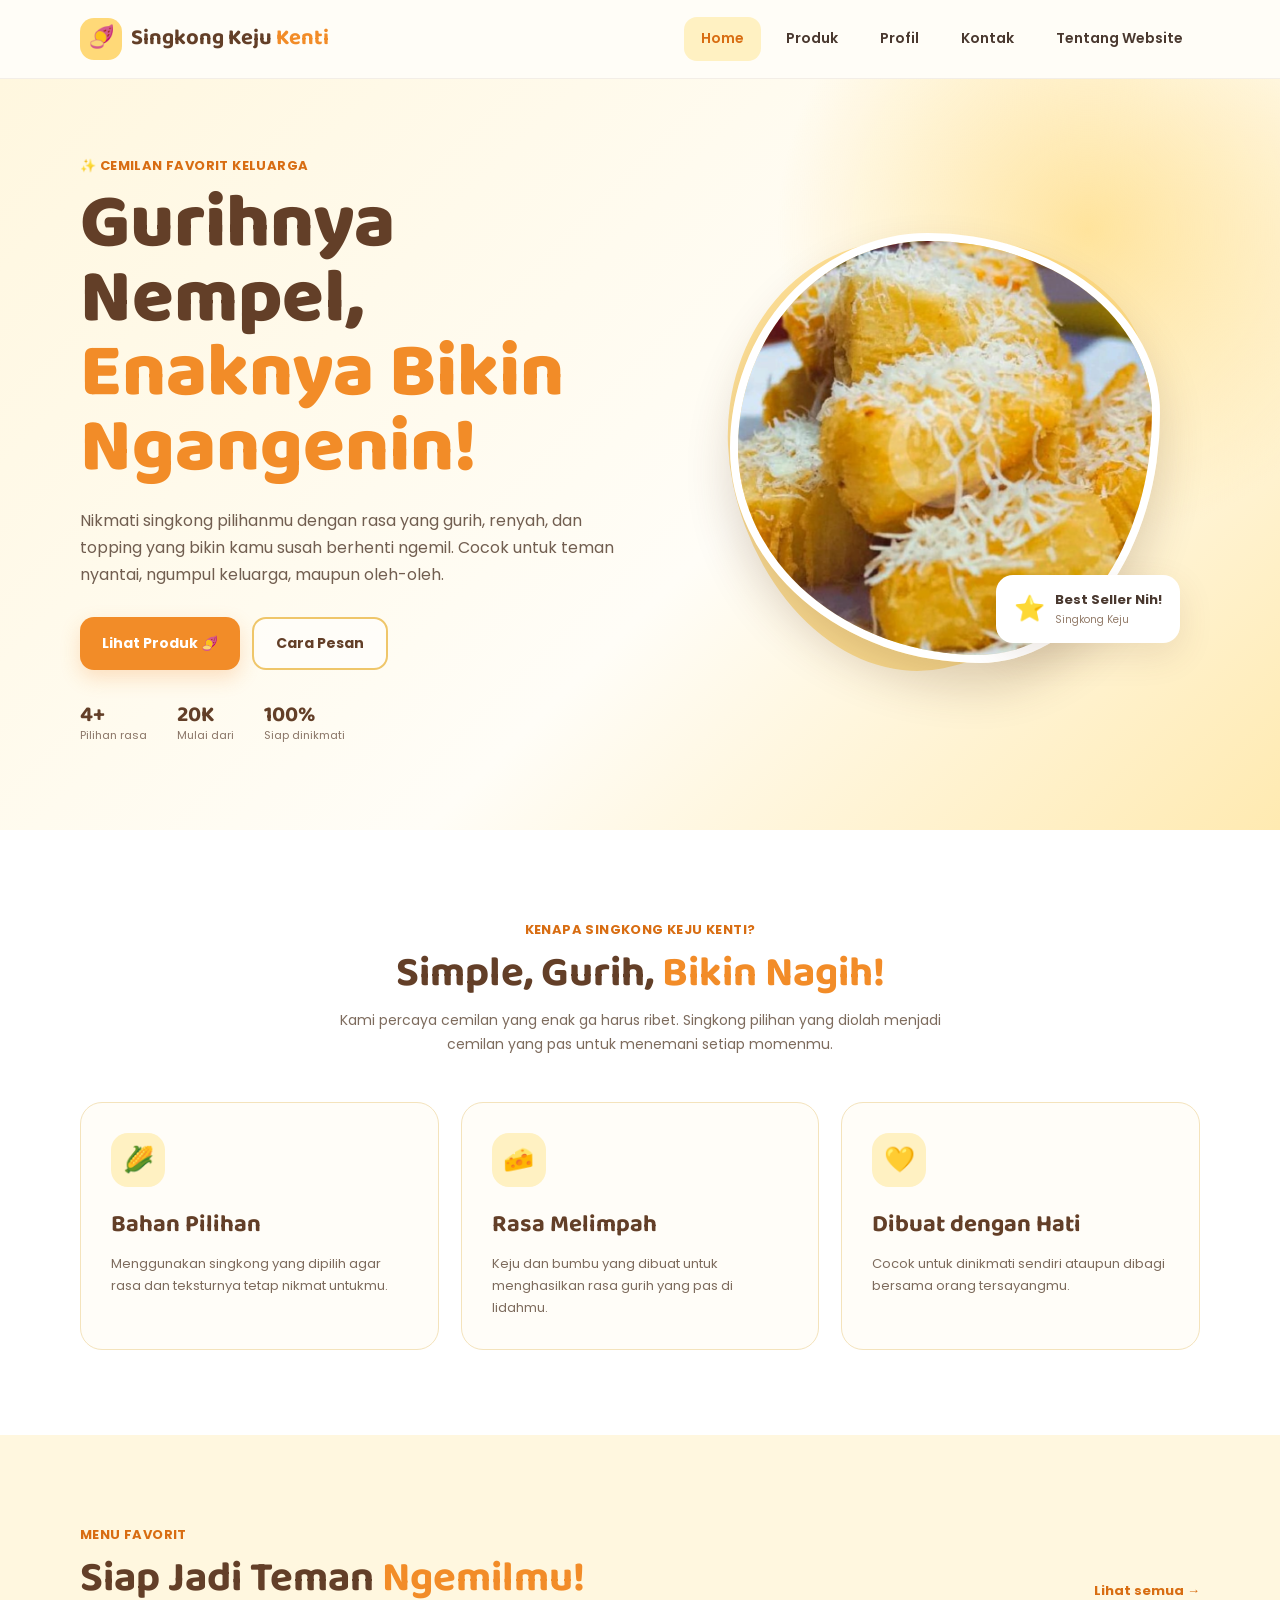
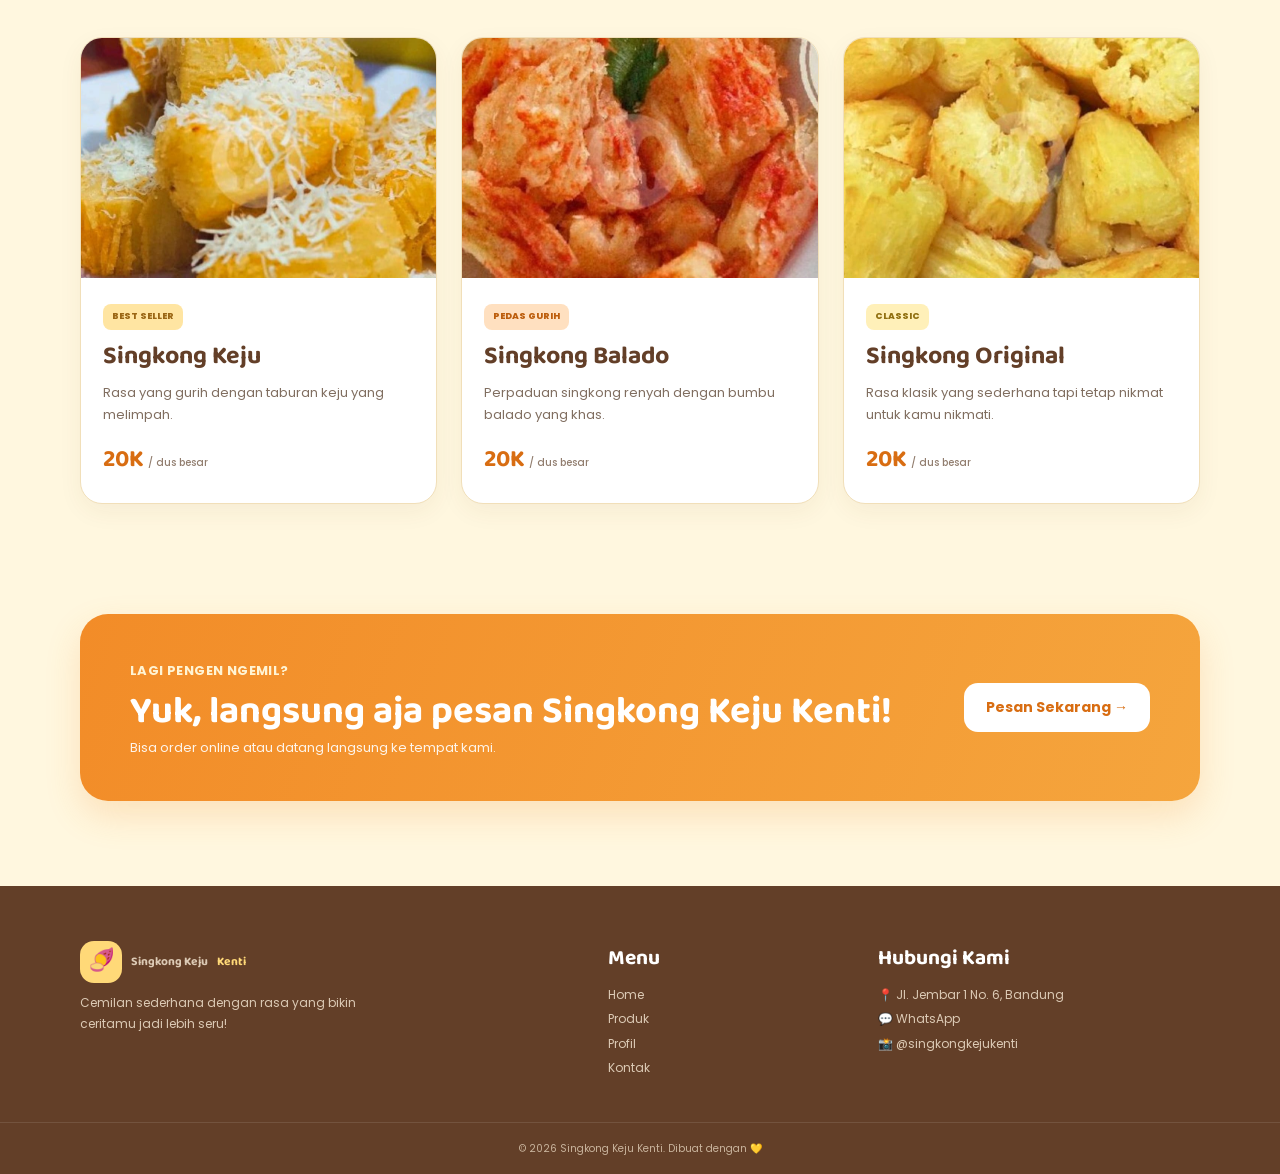
<file: index.html>
<!DOCTYPE html>
<html lang="id">
<head>
    <meta charset="UTF-8">
    <meta name="viewport" content="width=device-width, initial-scale=1.0">
    <title> Singkong Keju Kenti </title>
    <link rel="preconnect" href="https://fonts.googleapis.com">
    <link rel="preconnect" href="https://fonts.gstatic.com" crossorigin>
    <link href="https://fonts.googleapis.com/css2?family=Baloo+2:wght@500;600;700;800&family=Poppins:wght@400;500;600;700&display=swap" rel="stylesheet">
    <link rel="stylesheet" href="style.css">
</head>
<body>

<header class="header">
    <div class="container nav-wrap">
        <a href="index.html" class="logo">
            <span class="logo-icon">🍠</span>
            <span>Singkong Keju <b>Kenti</b></span>
        </a>

        <button class="menu-toggle" onclick="toggleMenu()">☰</button>

        <nav id="navMenu">
            <a href="index.html" class="active">Home</a>
            <a href="produk.html">Produk</a>
            <a href="profil.html">Profil</a>
            <a href="kontak.html">Kontak</a>
            <a href="about-web.html">Tentang Website</a>
        </nav>
    </div>
</header>

<main>
    <section class="hero">
        <div class="container hero-content">
            <div class="hero-text">
                <span class="eyebrow">✨ Cemilan Favorit Keluarga</span>
                <h1>Gurihnya Nempel,<br><span>Enaknya Bikin Ngangenin!</span></h1>
                <p>
                    Nikmati singkong pilihanmu dengan rasa yang gurih, renyah, dan topping
                    yang bikin kamu susah berhenti ngemil. Cocok untuk teman nyantai,
                    ngumpul keluarga, maupun oleh-oleh.
                </p>

                <div class="hero-buttons">
                    <a href="produk.html" class="btn btn-primary">Lihat Produk 🍠</a>
                    <a href="kontak.html" class="btn btn-outline">Cara Pesan</a>
                </div>

                <div class="mini-info">
                    <div><strong>4+</strong><span>Pilihan rasa</span></div>
                    <div><strong>20K</strong><span>Mulai dari</span></div>
                    <div><strong>100%</strong><span>Siap dinikmati</span></div>
                </div>
            </div>

            <div class="hero-image">
                <div class="blob"></div>
                <img src="images/singkongkeju.jpg" alt="Singkong Keju Kenti">
                <div class="floating-card">
                    <span>⭐</span>
                    <div>
                        <b>Best Seller Nih!</b>
                        <small>Singkong Keju</small>
                    </div>
                </div>
            </div>
        </div>
    </section>

    <section class="section intro">
        <div class="container">
            <div class="section-heading">
                <span class="eyebrow">Kenapa Singkong Keju Kenti?</span>
                <h2>Simple, Gurih, <span>Bikin Nagih!</span></h2>
                <p>
                    Kami percaya cemilan yang enak ga harus ribet. Singkong pilihan yang
                    diolah menjadi cemilan yang pas untuk menemani setiap momenmu.
                </p>
            </div>

            <div class="features">
                <div class="feature-card">
                    <div class="feature-icon">🌽</div>
                    <h3>Bahan Pilihan</h3>
                    <p>Menggunakan singkong yang dipilih agar rasa dan teksturnya tetap nikmat untukmu.</p>
                </div>
                <div class="feature-card">
                    <div class="feature-icon">🧀</div>
                    <h3>Rasa Melimpah</h3>
                    <p>Keju dan bumbu yang dibuat untuk menghasilkan rasa gurih yang pas di lidahmu.</p>
                </div>
                <div class="feature-card">
                    <div class="feature-icon">💛</div>
                    <h3>Dibuat dengan Hati</h3>
                    <p>Cocok untuk dinikmati sendiri ataupun dibagi bersama orang tersayangmu.</p>
                </div>
            </div>
        </div>
    </section>

    <section class="section products-preview">
        <div class="container">
            <div class="heading-row">
                <div>
                    <span class="eyebrow">Menu Favorit</span>
                    <h2>Siap Jadi Teman <span>Ngemilmu!</span></h2>
                </div>
                <a href="produk.html" class="text-link">Lihat semua →</a>
            </div>

            <div class="product-grid">
                <article class="product-card">
                    <div class="product-image"><img src="images/singkongkeju.jpg" alt="Singkong Keju"></div>
                    <div class="product-body">
                        <span class="tag">BEST SELLER</span>
                        <h3>Singkong Keju</h3>
                        <p>Rasa yang gurih dengan taburan keju yang melimpah.</p>
                        <b class="price">20K <small>/ dus besar</small></b>
                    </div>
                </article>

                <article class="product-card">
                    <div class="product-image"><img src="images/singkongbalado.jpg" alt="Singkong Balado"></div>
                    <div class="product-body">
                        <span class="tag orange">PEDAS GURIH</span>
                        <h3>Singkong Balado</h3>
                        <p>Perpaduan singkong renyah dengan bumbu balado yang khas.</p>
                        <b class="price">20K <small>/ dus besar</small></b>
                    </div>
                </article>

                <article class="product-card">
                    <div class="product-image"><img src="images/singkongoriginal.jpg" alt="Singkong Original"></div>
                    <div class="product-body">
                        <span class="tag yellow">CLASSIC</span>
                        <h3>Singkong Original</h3>
                        <p>Rasa klasik yang sederhana tapi tetap nikmat untuk kamu nikmati.</p>
                        <b class="price">20K <small>/ dus besar</small></b>
                    </div>
                </article>
            </div>
        </div>
    </section>

    <section class="cta-section">
        <div class="container cta-box">
            <div>
                <span class="eyebrow">Lagi pengen ngemil?</span>
                <h2>Yuk, langsung aja pesan Singkong Keju Kenti!</h2>
                <p>Bisa order online atau datang langsung ke tempat kami.</p>
            </div>
            <a href="kontak.html" class="btn btn-light">Pesan Sekarang →</a>
        </div>
    </section>
</main>

<footer class="footer">
    <div class="container footer-grid">
        <div>
            <a href="index.html" class="logo footer-logo"><span class="logo-icon">🍠</span> Singkong Keju <b>Kenti</b></a>
            <p> Cemilan sederhana dengan rasa yang bikin ceritamu jadi lebih seru! </p>
        </div>
        <div>
            <h4>Menu</h4>
            <a href="index.html">Home</a>
            <a href="produk.html">Produk</a>
            <a href="profil.html">Profil</a>
            <a href="kontak.html">Kontak</a>
        </div>
        <div>
            <h4>Hubungi Kami</h4>
            <p>📍 Jl. Jembar 1 No. 6, Bandung</p>
            <a href="https://wa.me/6289661951290" target="_blank">💬 WhatsApp</a>
            <a href="https://www.instagram.com/singkongkejukenti/" target="_blank">📸 @singkongkejukenti</a>
        </div>
    </div>
    <div class="copyright">© 2026 Singkong Keju Kenti. Dibuat dengan 💛</div>
</footer>

<script src="script.js"></script>
</body>
</html>
</file>
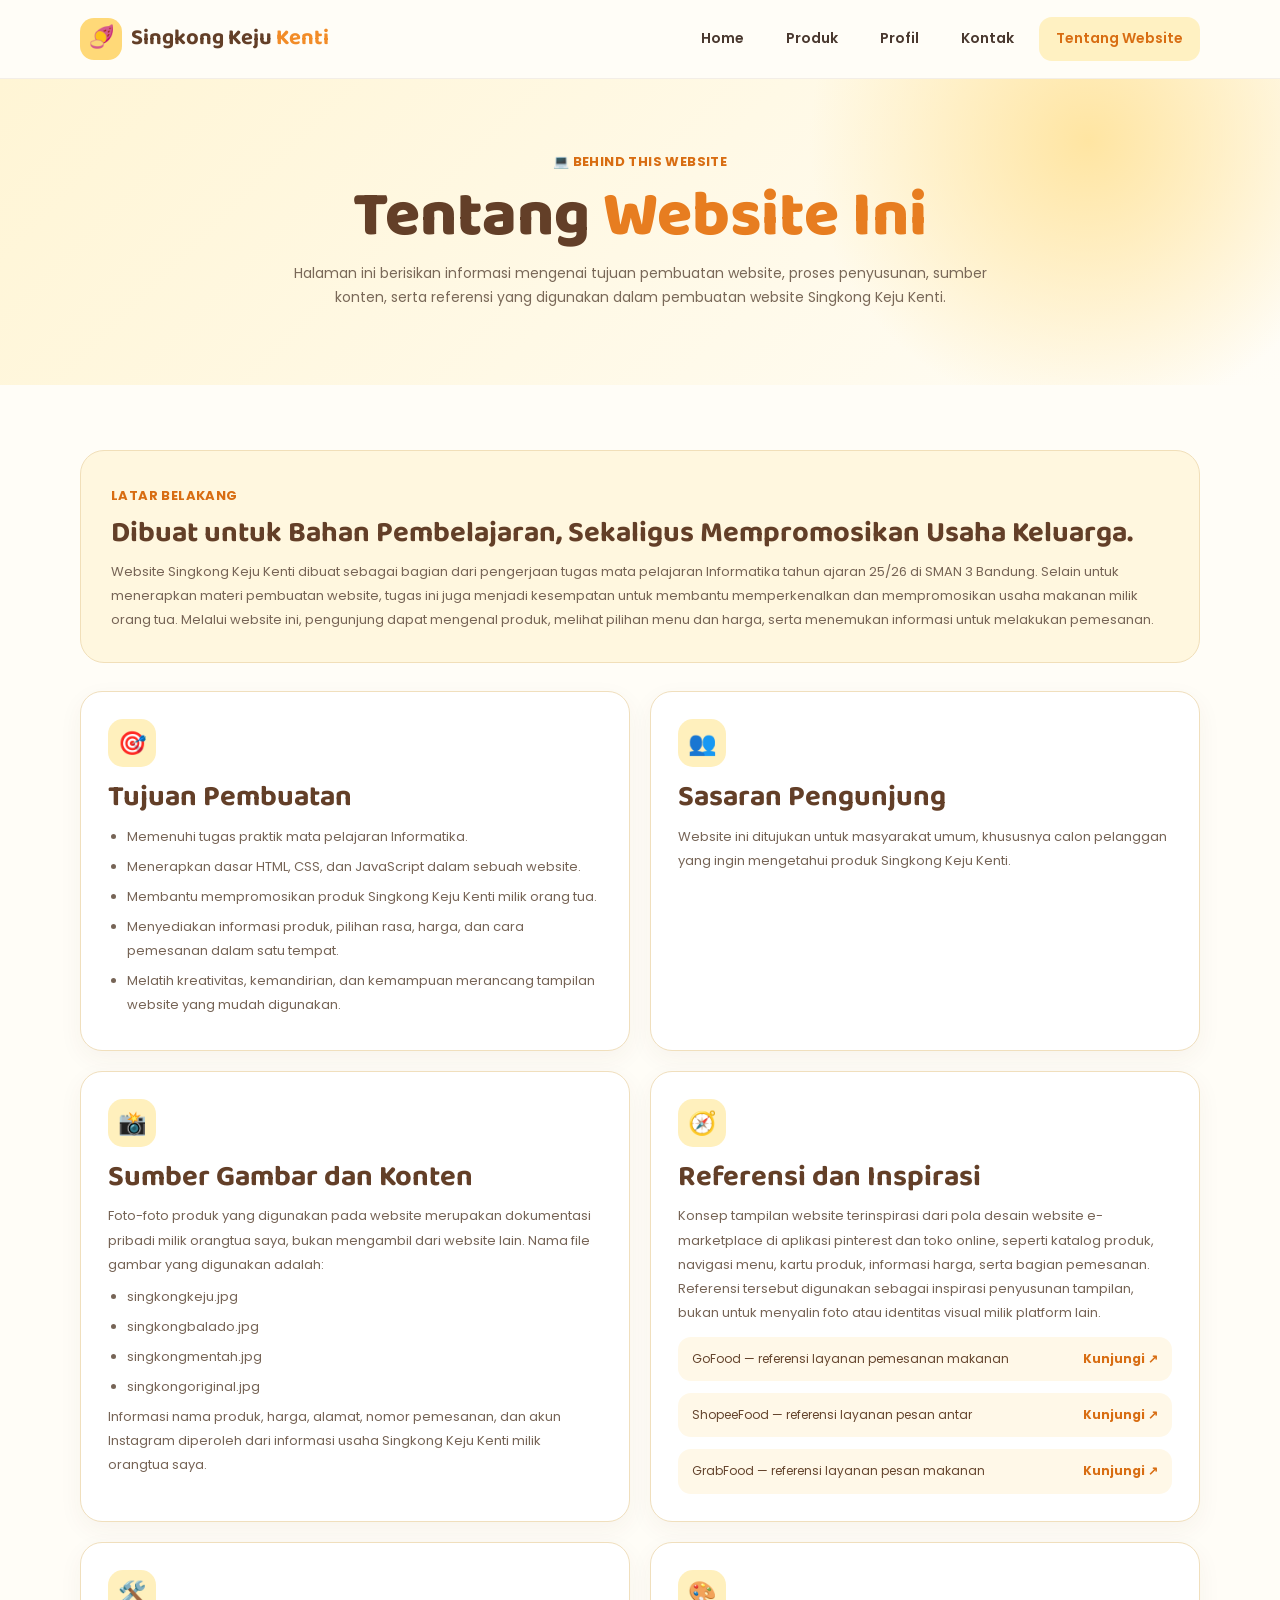
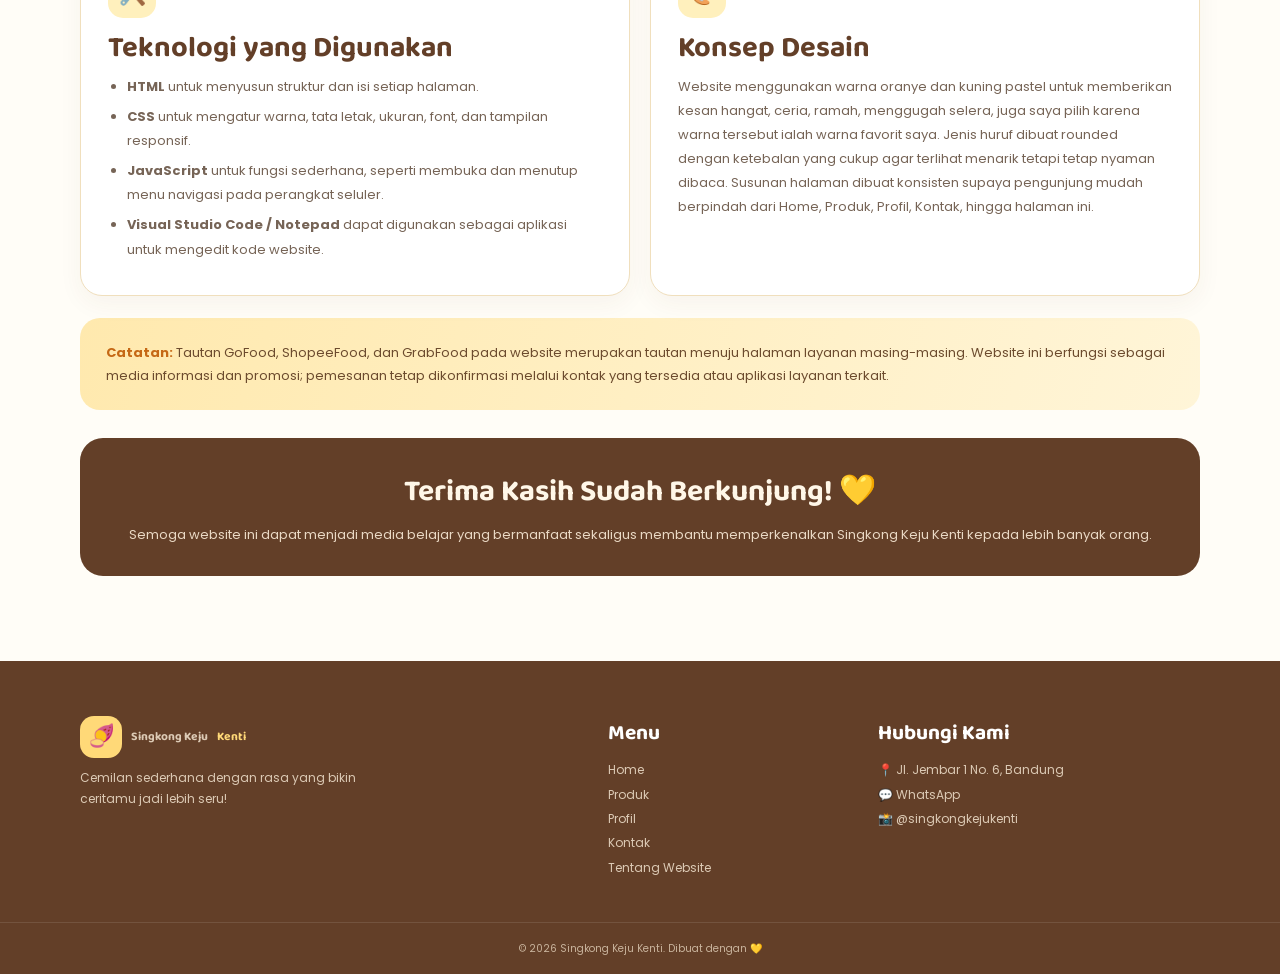
<file: about-web.html>
<!DOCTYPE html>
<html lang="id">
<head>
    <meta charset="UTF-8">
    <meta name="viewport" content="width=device-width, initial-scale=1.0">
    <title>Tentang Website | Singkong Keju Kenti</title>
    <link rel="preconnect" href="https://fonts.googleapis.com">
    <link rel="preconnect" href="https://fonts.gstatic.com" crossorigin>
    <link href="https://fonts.googleapis.com/css2?family=Baloo+2:wght@500;600;700;800&family=Poppins:wght@400;500;600;700&display=swap" rel="stylesheet">
    <link rel="stylesheet" href="style.css">

    <style>
        .about-web-hero {
            padding: 68px 0 75px;
            text-align: center;
            background: radial-gradient(circle at 85% 20%, #ffe5a2, transparent 25%),
                        linear-gradient(135deg, #fff5d5, #fffdf7);
        }
        .about-web-hero h1 {
            font: 800 clamp(42px, 6vw, 64px)/1.05 'Baloo 2', cursive;
            color: #633f28;
            margin-bottom: 12px;
        }
        .about-web-hero h1 span { color: #e77d20; }
        .about-web-hero p {
            max-width: 720px;
            margin: auto;
            color: #796858;
            font-size: 14px;
        }
        .about-web-content { padding: 65px 0 85px; }
        .about-web-intro {
            padding: 30px;
            border-radius: 24px;
            background: #fff7df;
            border: 1px solid #f1dfb9;
            margin-bottom: 28px;
        }
        .about-web-intro h2, .info-card h2 {
            color: #633f28;
            font: 700 29px/1.15 'Baloo 2', cursive;
            margin-bottom: 10px;
        }
        .about-web-intro p, .info-card p, .info-card li {
            color: #766456;
            font-size: 13px;
            line-height: 1.85;
        }
        .about-web-grid {
            display: grid;
            grid-template-columns: repeat(2, 1fr);
            gap: 20px;
        }
        .info-card {
            padding: 27px;
            background: white;
            border: 1px solid #f0dfbd;
            border-radius: 22px;
            box-shadow: 0 8px 24px rgba(100,64,35,.05);
        }
        .info-card .card-icon {
            width: 48px; height: 48px;
            display: grid; place-items: center;
            border-radius: 15px;
            background: #fff0bd;
            font-size: 23px;
            margin-bottom: 14px;
        }
        .info-card ul { padding-left: 19px; margin-top: 8px; }
        .info-card li { margin-bottom: 6px; }
        .source-list { display: grid; gap: 12px; margin-top: 12px; }
        .source-item {
            display: flex; justify-content: space-between; align-items: center;
            gap: 15px; padding: 12px 14px; border-radius: 13px;
            background: #fff8e8; color: #65452e; font-size: 12px;
        }
        .source-item a { color: #d86d12; font-weight: 700; white-space: nowrap; }
        .note-box {
            margin-top: 22px; padding: 23px 26px; border-radius: 20px;
            background: linear-gradient(110deg, #ffe9ae, #fff5d8);
            color: #6c4b2e; font-size: 13px; line-height: 1.8;
        }
        .note-box strong { color: #c56815; }
        .about-web-bottom {
            margin-top: 28px; padding: 30px; border-radius: 23px;
            background: #633f28; color: #fff7e8; text-align: center;
        }
        .about-web-bottom h2 {
            font: 700 30px 'Baloo 2', cursive; margin-bottom: 8px;
        }
        .about-web-bottom p { font-size: 13px; color: #ead9c5; }
        @media (max-width: 650px) {
            .about-web-grid { grid-template-columns: 1fr; }
            .about-web-intro, .info-card { padding: 22px; }
            .source-item { align-items: flex-start; flex-direction: column; gap: 4px; }
        }
    </style>
</head>
<body>

<header class="header">
    <div class="container nav-wrap">
        <a href="index.html" class="logo">
            <span class="logo-icon">🍠</span>
            <span>Singkong Keju <b>Kenti</b></span>
        </a>
        <button class="menu-toggle" onclick="toggleMenu()">☰</button>
        <nav id="navMenu">
            <a href="index.html">Home</a>
            <a href="produk.html">Produk</a>
            <a href="profil.html">Profil</a>
            <a href="kontak.html">Kontak</a>
            <a href="about-web.html" class="active">Tentang Website</a>
        </nav>
    </div>
</header>

<section class="about-web-hero">
    <div class="container">
        <span class="eyebrow">💻 Behind This Website</span>
        <h1>Tentang <span>Website Ini</span></h1>
        <p>
            Halaman ini berisikan informasi mengenai tujuan pembuatan website,
            proses penyusunan, sumber konten, serta referensi yang digunakan
            dalam pembuatan website Singkong Keju Kenti.
        </p>
    </div>
</section>

<main class="about-web-content">
    <div class="container">
        <section class="about-web-intro">
            <span class="eyebrow">Latar Belakang</span>
            <h2>Dibuat untuk Bahan Pembelajaran, Sekaligus Mempromosikan Usaha Keluarga.</h2>
            <p>
                Website Singkong Keju Kenti dibuat sebagai bagian dari pengerjaan
                tugas mata pelajaran Informatika tahun ajaran 25/26 di SMAN 3 Bandung. Selain untuk menerapkan materi
                pembuatan website, tugas ini juga menjadi kesempatan untuk
                membantu memperkenalkan dan mempromosikan usaha makanan milik
                orang tua. Melalui website ini, pengunjung dapat mengenal produk,
                melihat pilihan menu dan harga, serta menemukan informasi untuk
                melakukan pemesanan.
            </p>
        </section>

        <div class="about-web-grid">
            <section class="info-card">
                <div class="card-icon">🎯</div>
                <h2>Tujuan Pembuatan</h2>
                <ul>
                    <li>Memenuhi tugas praktik mata pelajaran Informatika.</li>
                    <li>Menerapkan dasar HTML, CSS, dan JavaScript dalam sebuah website.</li>
                    <li>Membantu mempromosikan produk Singkong Keju Kenti milik orang tua.</li>
                    <li>Menyediakan informasi produk, pilihan rasa, harga, dan cara pemesanan dalam satu tempat.</li>
                    <li>Melatih kreativitas, kemandirian, dan kemampuan merancang tampilan website yang mudah digunakan.</li>
                </ul>
            </section>

            <section class="info-card">
                <div class="card-icon">👥</div>
                <h2>Sasaran Pengunjung</h2>
                <p>
                    Website ini ditujukan untuk masyarakat umum, khususnya calon
                    pelanggan yang ingin mengetahui produk Singkong Keju Kenti.
                </p>
            </section>

            <section class="info-card">
                <div class="card-icon">📸</div>
                <h2>Sumber Gambar dan Konten</h2>
                <p>
                    Foto-foto produk yang digunakan pada website merupakan
                    dokumentasi pribadi milik orangtua saya, bukan mengambil dari
                    website lain. Nama file gambar yang digunakan adalah:
                </p>
                <ul>
                    <li>singkongkeju.jpg</li>
                    <li>singkongbalado.jpg</li>
                    <li>singkongmentah.jpg</li>
                    <li>singkongoriginal.jpg</li>
                </ul>
                <p>
                    Informasi nama produk, harga, alamat, nomor pemesanan, dan
                    akun Instagram diperoleh dari informasi usaha Singkong Keju Kenti milik orangtua saya.
                </p>
            </section>

            <section class="info-card">
                <div class="card-icon">🧭</div>
                <h2>Referensi dan Inspirasi</h2>
                <p>
                    Konsep tampilan website terinspirasi dari pola desain website
                    e-marketplace di aplikasi pinterest dan toko online, seperti katalog
                    produk, navigasi menu, kartu produk, informasi harga, serta
                    bagian pemesanan. Referensi tersebut digunakan sebagai inspirasi
                    penyusunan tampilan, bukan untuk menyalin
                    foto atau identitas visual milik platform lain.
                </p>
                <div class="source-list">
                    <div class="source-item">
                        <span>GoFood — referensi layanan pemesanan makanan</span>
                        <a href="https://gofood.co.id/" target="_blank">Kunjungi ↗</a>
                    </div>
                    <div class="source-item">
                        <span>ShopeeFood — referensi layanan pesan antar</span>
                        <a href="https://shopeefood.co.id/" target="_blank">Kunjungi ↗</a>
                    </div>
                    <div class="source-item">
                        <span>GrabFood — referensi layanan pesan makanan</span>
                        <a href="https://food.grab.com/id/id/" target="_blank">Kunjungi ↗</a>
                    </div>
                </div>
            </section>

            <section class="info-card">
                <div class="card-icon">🛠️</div>
                <h2>Teknologi yang Digunakan</h2>
                <ul>
                    <li><b>HTML</b> untuk menyusun struktur dan isi setiap halaman.</li>
                    <li><b>CSS</b> untuk mengatur warna, tata letak, ukuran, font, dan tampilan responsif.</li>
                    <li><b>JavaScript</b> untuk fungsi sederhana, seperti membuka dan menutup menu navigasi pada perangkat seluler.</li>
                    <li><b>Visual Studio Code / Notepad</b> dapat digunakan sebagai aplikasi untuk mengedit kode website.</li>
                </ul>
            </section>

            <section class="info-card">
                <div class="card-icon">🎨</div>
                <h2>Konsep Desain</h2>
                <p>
                    Website menggunakan warna oranye dan kuning pastel untuk
                    memberikan kesan hangat, ceria, ramah, menggugah selera, juga saya 
                    pilih karena warna tersebut ialah warna favorit saya.
                    Jenis huruf dibuat rounded dengan ketebalan yang cukup agar
                    terlihat menarik tetapi tetap nyaman dibaca. Susunan halaman
                    dibuat konsisten supaya pengunjung mudah berpindah dari Home,
                    Produk, Profil, Kontak, hingga halaman ini.
                </p>
            </section>
        </div>

        <div class="note-box">
            <strong>Catatan:</strong> Tautan GoFood, ShopeeFood, dan GrabFood pada
            website merupakan tautan menuju halaman layanan masing-masing.
            Website ini berfungsi sebagai media
            informasi dan promosi; pemesanan tetap dikonfirmasi melalui kontak
            yang tersedia atau aplikasi layanan terkait.
        </div>

        <section class="about-web-bottom">
            <h2>Terima Kasih Sudah Berkunjung! 💛</h2>
            <p>
                Semoga website ini dapat menjadi media belajar yang
                bermanfaat sekaligus membantu memperkenalkan Singkong Keju Kenti
                kepada lebih banyak orang.
            </p>
        </section>
    </div>
</main>

<footer class="footer">
    <div class="container footer-grid">
        <div>
            <a href="index.html" class="logo footer-logo"><span class="logo-icon">🍠</span> Singkong Keju <b>Kenti</b></a>
            <p>Cemilan sederhana dengan rasa yang bikin ceritamu jadi lebih seru!</p>
        </div>
        <div>
            <h4>Menu</h4>
            <a href="index.html">Home</a>
            <a href="produk.html">Produk</a>
            <a href="profil.html">Profil</a>
            <a href="kontak.html">Kontak</a>
            <a href="about-web.html">Tentang Website</a>
        </div>
        <div>
            <h4>Hubungi Kami</h4>
            <p>📍 Jl. Jembar 1 No. 6, Bandung</p>
            <a href="https://wa.me/6289661951290" target="_blank">💬 WhatsApp</a>
            <a href="https://www.instagram.com/singkongkejukenti/" target="_blank">📸 @singkongkejukenti</a>
        </div>
    </div>
    <div class="copyright">© 2026 Singkong Keju Kenti. Dibuat dengan 💛</div>
</footer>

<script src="script.js"></script>
</body>
</html>
</file>
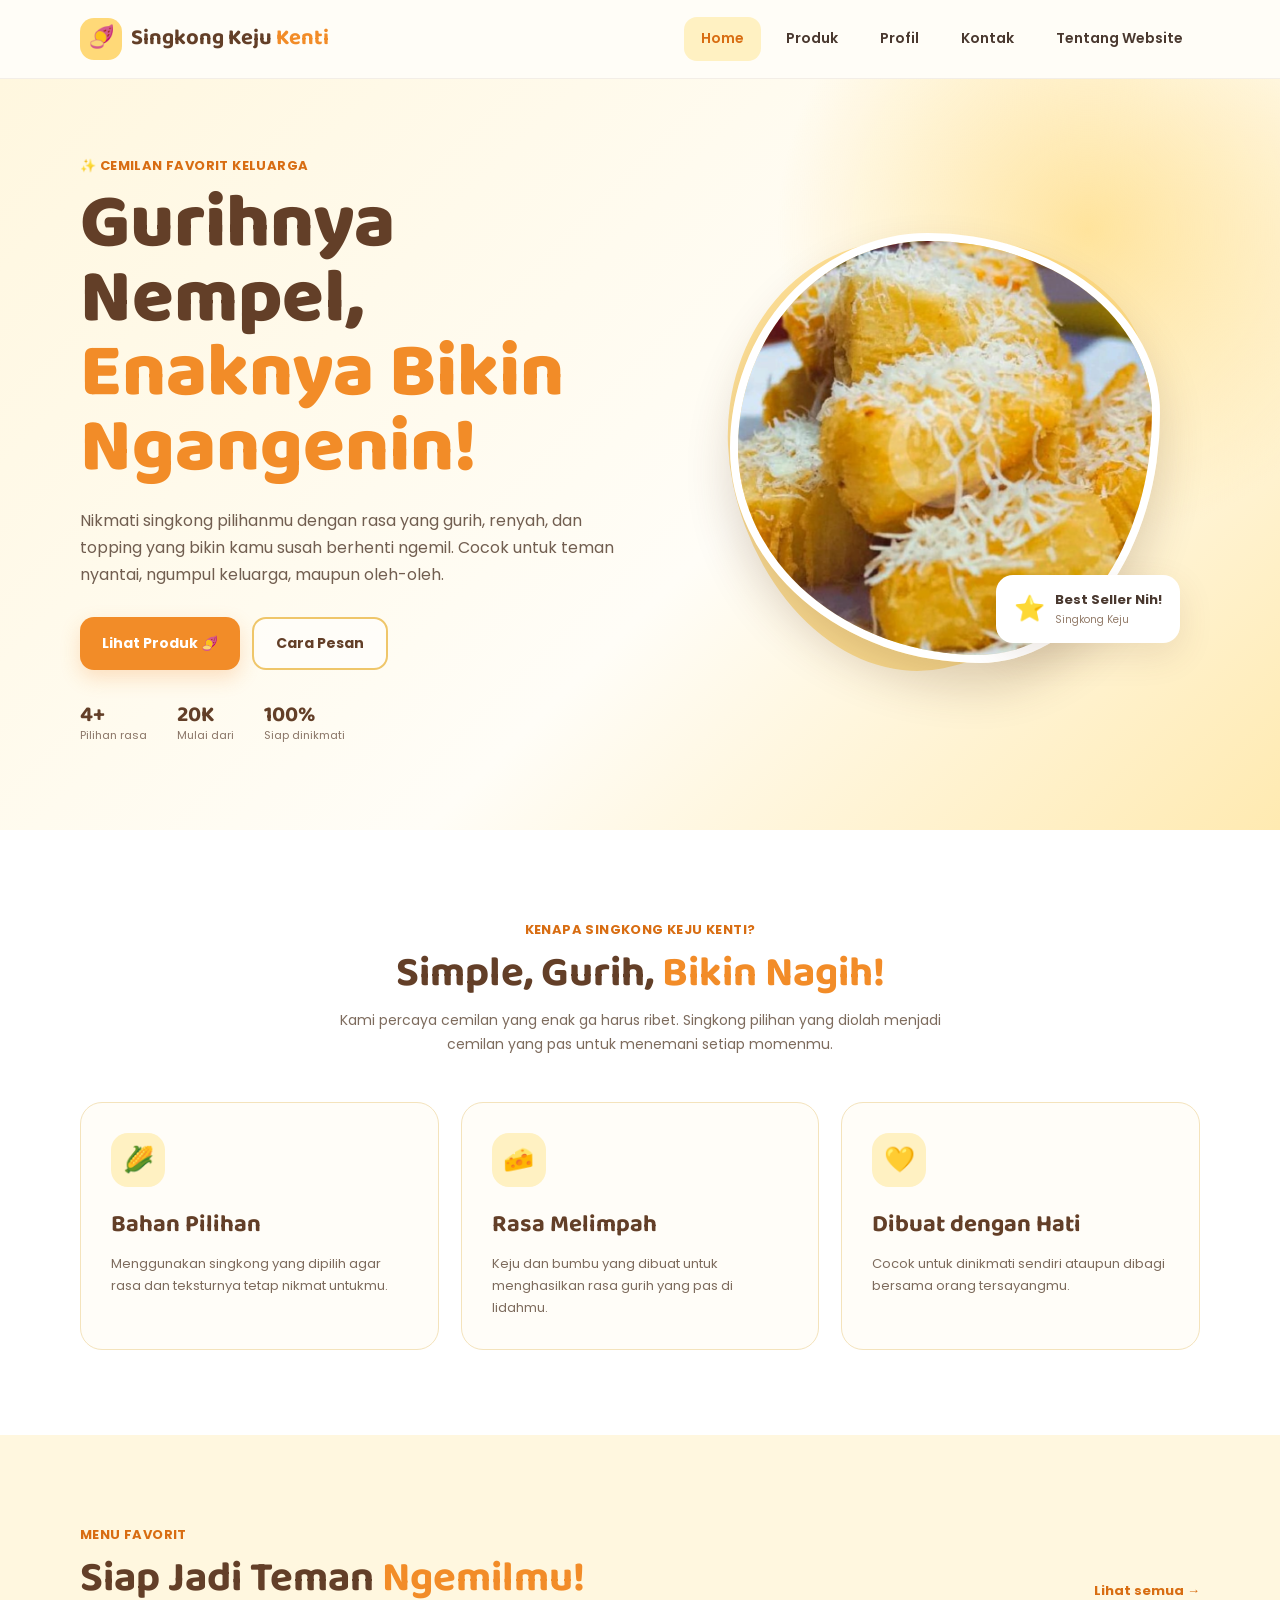
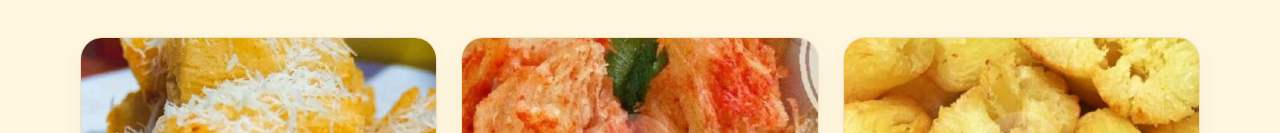
<file: home.html>
<!DOCTYPE html>
<html lang="id">
<head>
    <meta charset="UTF-8">
    <meta http-equiv="refresh" content="0; url=index.html">
    <title>Singkong Keju Kenti - Home</title>
</head>
<body>
    <p>Mengarahkan ke halaman utama...</p>
    <a href="index.html">Klik di sini jika halaman tidak berpindah.</a>
</body>
</html>
</file>
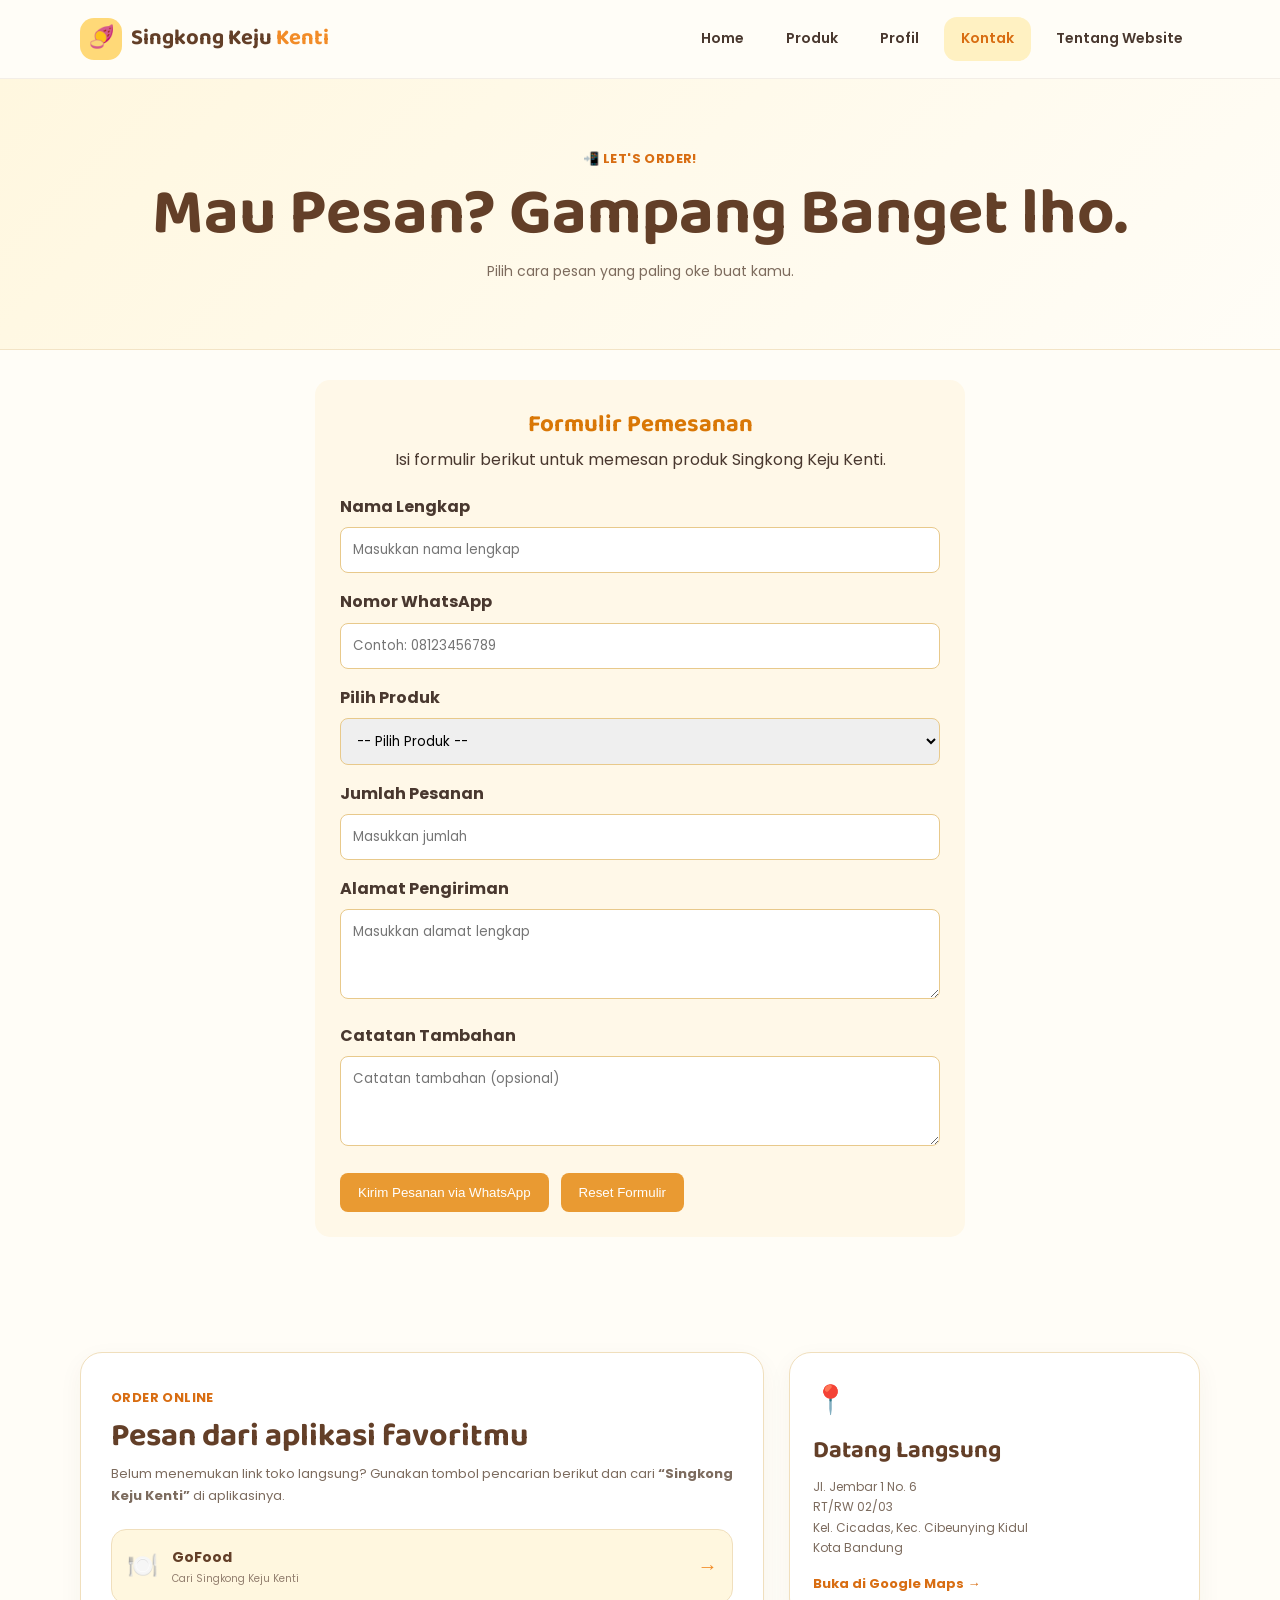
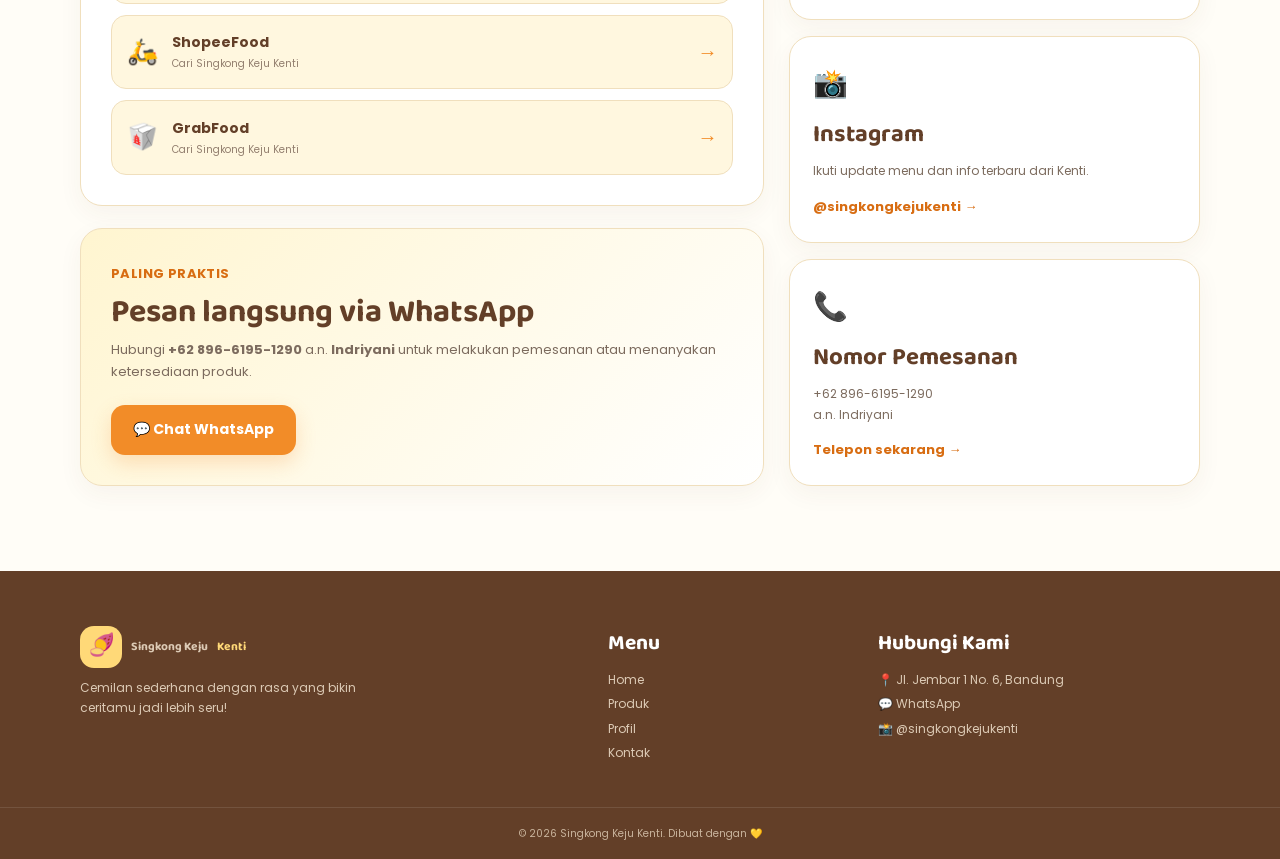
<file: kontak.html>
<!DOCTYPE html>
<html lang="id">
<head>
    <meta charset="UTF-8">
    <meta name="viewport" content="width=device-width, initial-scale=1.0">
    <title>Kontak dan Pemesanan | Singkong Keju Kenti</title>
    <link rel="preconnect" href="https://fonts.googleapis.com">
    <link rel="preconnect" href="https://fonts.gstatic.com" crossorigin>
    <link href="https://fonts.googleapis.com/css2?family=Baloo+2:wght@500;600;700;800&family=Poppins:wght@400;500;600;700&display=swap" rel="stylesheet">
    <link rel="stylesheet" href="style.css">
</head>
<body>
<header class="header">
    <div class="container nav-wrap">
        <a href="index.html" class="logo"><span class="logo-icon">🍠</span><span>Singkong Keju <b>Kenti</b></span></a>
        <button class="menu-toggle" onclick="toggleMenu()">☰</button>
        <nav id="navMenu">
            <a href="index.html">Home</a>
            <a href="produk.html">Produk</a>
            <a href="profil.html">Profil</a>
            <a href="kontak.html" class="active">Kontak</a>
            <a href="about-web.html">Tentang Website</a>
        </nav>
    </div>
</header>

<section class="page-hero">
    <div class="container">
        <span class="eyebrow">📲 Let's Order!</span>
        <h1>Mau Pesan? Gampang Banget lho.</h1>
        <p>Pilih cara pesan yang paling oke buat kamu.</p>
    </div>
</section>

<section class="form-pemesanan">
    <h2>Formulir Pemesanan</h2>
    <p>Isi formulir berikut untuk memesan produk Singkong Keju Kenti.</p>

    <form id="formPesanan">

        <label>Nama Lengkap</label>
        <input type="text" id="nama" placeholder="Masukkan nama lengkap" required>

        <label>Nomor WhatsApp</label>
        <input type="tel" id="whatsapp" placeholder="Contoh: 08123456789" required>

        <label>Pilih Produk</label>
        <select id="produk" required>
            <option value="">-- Pilih Produk --</option>
            <option value="Singkong Keju">Singkong Keju</option>
            <option value="Singkong Balado">Singkong Balado</option>
            <option value="Singkong Original">Singkong Original</option>
            <option value="Singkong Mentah">Singkong Setengah Matang</option>
            <option value="Double Keju + Balado">Singkong Double Keju + Balado</option>
        </select>

        <label>Jumlah Pesanan</label>
        <input type="number" id="jumlah" min="1" placeholder="Masukkan jumlah" required>

        <label>Alamat Pengiriman</label>
        <textarea id="alamat" placeholder="Masukkan alamat lengkap" required></textarea>

        <label>Catatan Tambahan</label>
        <textarea id="catatan" placeholder="Catatan tambahan (opsional)"></textarea>

        <button type="submit">Kirim Pesanan via WhatsApp</button>
        <button type="reset">Reset Formulir</button>

    </form>
</section>

<main class="section">
    <div class="container contact-grid">
        <div class="contact-main">
            <div class="contact-card">
                <span class="eyebrow">Order Online</span>
                <h2>Pesan dari aplikasi favoritmu</h2>
                <p>Belum menemukan link toko langsung? Gunakan tombol pencarian berikut dan cari <b>“Singkong Keju Kenti”</b> di aplikasinya.</p>

                <div class="order-buttons">
                    <a href="https://gofood.co.id/bandung" target="_blank" class="order-btn gofood">
                        <span>🍽️</span><div><b>GoFood</b><small>Cari Singkong Keju Kenti</small></div><span>→</span>
                    </a>
                    <a href="https://www.shopeefood.co.id/" target="_blank" class="order-btn shopee">
                        <span>🛵</span><div><b>ShopeeFood</b><small>Cari Singkong Keju Kenti</small></div><span>→</span>
                    </a>
                    <a href="https://food.grab.com/id/id/" target="_blank" class="order-btn grab">
                        <span>🥡</span><div><b>GrabFood</b><small>Cari Singkong Keju Kenti</small></div><span>→</span>
                    </a>
                </div>
            </div>

            <div class="contact-card whatsapp-card">
                <span class="eyebrow">Paling Praktis</span>
                <h2>Pesan langsung via WhatsApp</h2>
                <p>Hubungi <b>+62 896-6195-1290</b> a.n. <b>Indriyani</b> untuk melakukan pemesanan atau menanyakan ketersediaan produk.</p>
                <a class="btn btn-primary" href="https://wa.me/6289661951290?text=Halo%20Teh%2C%20saya%20mau%20mesan%20Singkong%20Keju%20Kenti." target="_blank">💬 Chat WhatsApp</a>
            </div>
        </div>

        <aside class="contact-side">
            <div class="side-card">
                <div class="side-icon">📍</div>
                <h3>Datang Langsung</h3>
                <p>Jl. Jembar 1 No. 6<br>RT/RW 02/03<br>Kel. Cicadas, Kec. Cibeunying Kidul<br>Kota Bandung</p>
                <a class="text-link" href="https://www.google.com/maps/search/?api=1&query=Jl.+Jembar+1+No.6+Bandung" target="_blank">Buka di Google Maps →</a>
            </div>

            <div class="side-card">
                <div class="side-icon">📸</div>
                <h3>Instagram</h3>
                <p>Ikuti update menu dan info terbaru dari Kenti.</p>
                <a class="text-link" href="https://www.instagram.com/singkongkejukenti/" target="_blank">@singkongkejukenti →</a>
            </div>

            <div class="side-card">
                <div class="side-icon">📞</div>
                <h3>Nomor Pemesanan</h3>
                <p>+62 896-6195-1290<br>a.n. Indriyani</p>
                <a class="text-link" href="tel:+6289661951290">Telepon sekarang →</a>
            </div>
        </aside>
    </div>
</main>

<footer class="footer">
    <div class="container footer-grid">
        <div><a href="index.html" class="logo footer-logo"><span class="logo-icon">🍠</span> Singkong Keju <b>Kenti</b></a><p>Cemilan sederhana dengan rasa yang bikin ceritamu jadi lebih seru!</p></div>
        <div><h4>Menu</h4><a href="index.html">Home</a><a href="produk.html">Produk</a><a href="profil.html">Profil</a><a href="kontak.html">Kontak</a></div>
        <div><h4>Hubungi Kami</h4><p>📍 Jl. Jembar 1 No. 6, Bandung</p><a href="https://wa.me/6289661951290" target="_blank">💬 WhatsApp</a><a href="https://www.instagram.com/singkongkejukenti/" target="_blank">📸 @singkongkejukenti</a></div>
    </div>
    <div class="copyright">© 2026 Singkong Keju Kenti. Dibuat dengan 💛</div>
</footer>
<script src="script.js"></script>
</body>
</html>
</file>
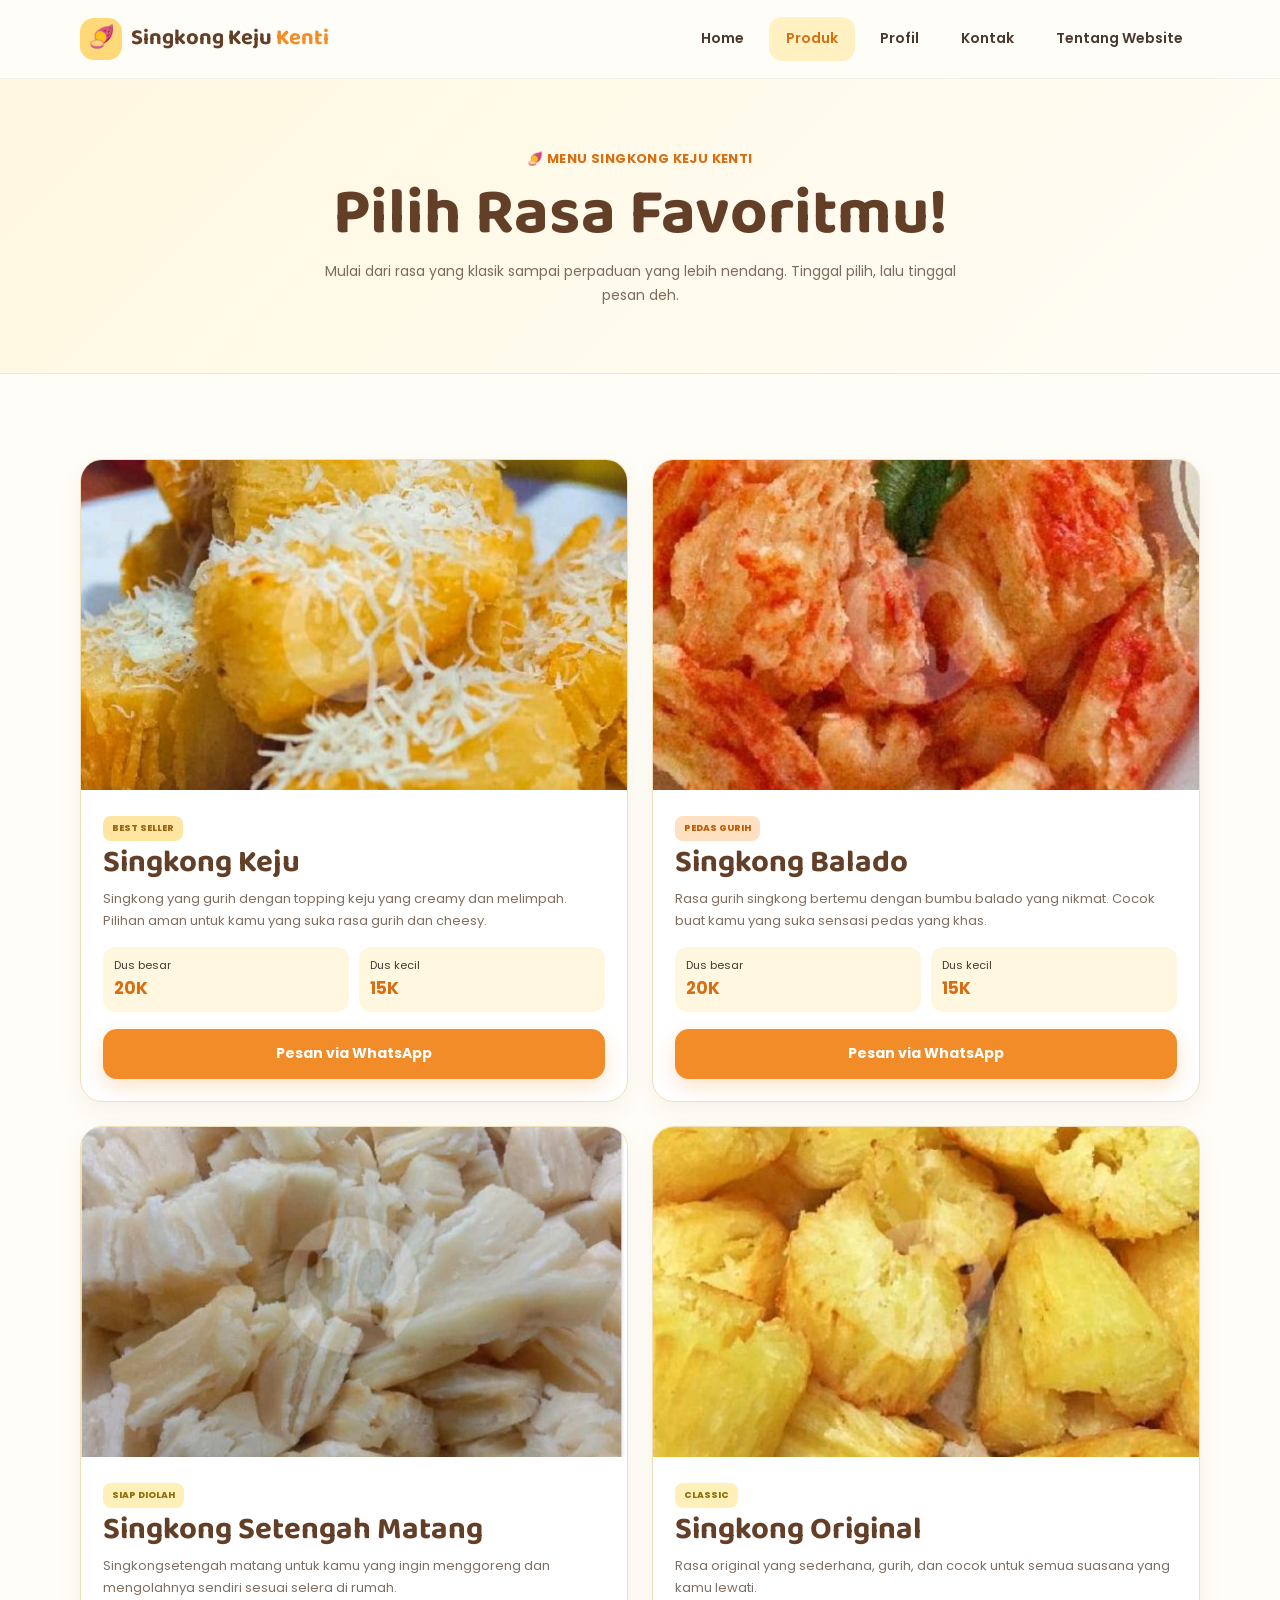
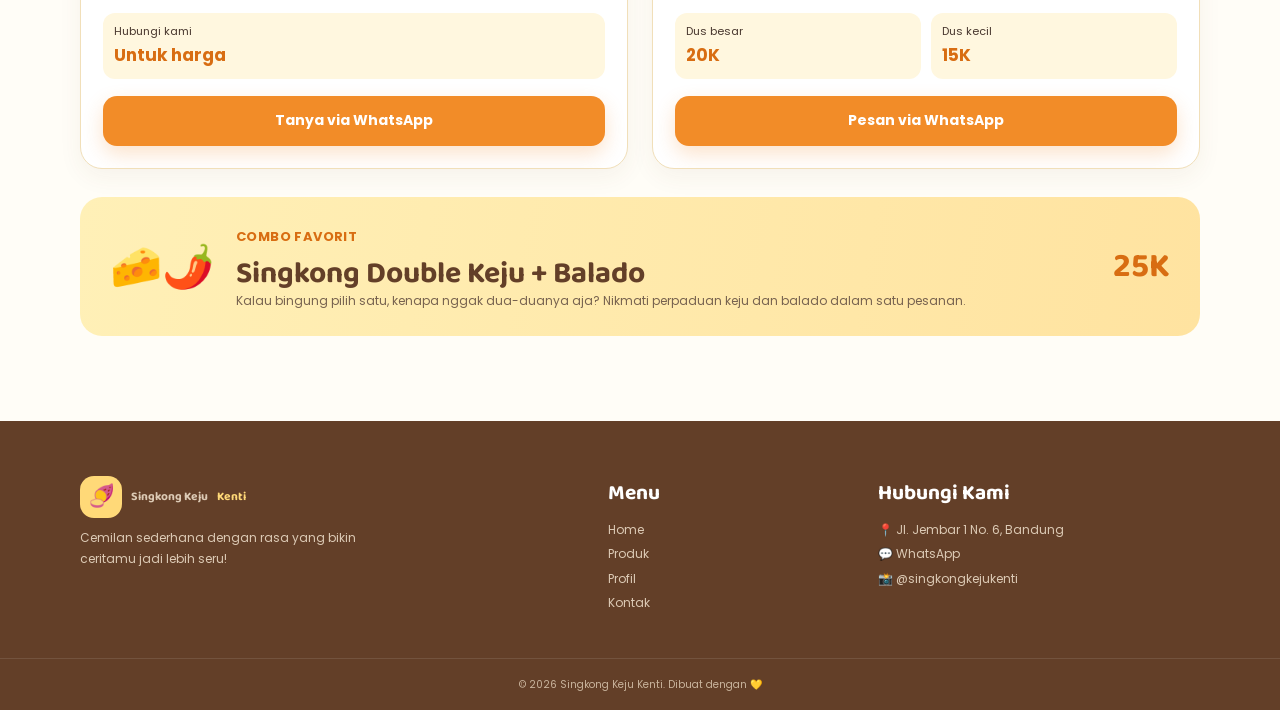
<file: produk.html>
<!DOCTYPE html>
<html lang="id">
<head>
    <meta charset="UTF-8">
    <meta name="viewport" content="width=device-width, initial-scale=1.0">
    <title>Produk | Singkong Keju Kenti</title>
    <link rel="preconnect" href="https://fonts.googleapis.com">
    <link rel="preconnect" href="https://fonts.gstatic.com" crossorigin>
    <link href="https://fonts.googleapis.com/css2?family=Baloo+2:wght@500;600;700;800&family=Poppins:wght@400;500;600;700&display=swap" rel="stylesheet">
    <link rel="stylesheet" href="style.css">
</head>
<body>
<header class="header">
    <div class="container nav-wrap">
        <a href="index.html" class="logo"><span class="logo-icon">🍠</span><span>Singkong Keju <b>Kenti</b></span></a>
        <button class="menu-toggle" onclick="toggleMenu()">☰</button>
        <nav id="navMenu">
            <a href="index.html">Home</a>
            <a href="produk.html" class="active">Produk</a>
            <a href="profil.html">Profil</a>
            <a href="kontak.html">Kontak</a>
            <a href="about-web.html">Tentang Website</a>
        </nav>
    </div>
</header>

<section class="page-hero">
    <div class="container">
        <span class="eyebrow">🍠 Menu Singkong Keju Kenti</span>
        <h1>Pilih Rasa Favoritmu!</h1>
        <p>Mulai dari rasa yang klasik sampai perpaduan yang lebih nendang. Tinggal pilih, lalu tinggal pesan deh.</p>
    </div>
</section>

<main class="section">
    <div class="container">
        <div class="product-grid product-grid-full">
            <article class="product-card big">
                <div class="product-image"><img src="images/singkongkeju.jpg" alt="Singkong Keju"></div>
                <div class="product-body">
                    <span class="tag">BEST SELLER</span>
                    <h2>Singkong Keju</h2>
                    <p>Singkong yang gurih dengan topping keju yang creamy dan melimpah. Pilihan aman untuk kamu yang suka rasa gurih dan cheesy.</p>
                    <div class="price-list">
                        <span>Dus besar <b>20K</b></span>
                        <span>Dus kecil <b>15K</b></span>
                    </div>
                    <a class="btn btn-primary full-btn" href="https://wa.me/6289661951290?text=Halo%20Teh%2C%20saya%20mau%20pesan%20Singkong%20Keju." target="_blank">Pesan via WhatsApp</a>
                </div>
            </article>

            <article class="product-card big">
                <div class="product-image"><img src="images/singkongbalado.jpg" alt="Singkong Balado"></div>
                <div class="product-body">
                    <span class="tag orange">PEDAS GURIH</span>
                    <h2>Singkong Balado</h2>
                    <p>Rasa gurih singkong bertemu dengan bumbu balado yang nikmat. Cocok buat kamu yang suka sensasi pedas yang khas.</p>
                    <div class="price-list">
                        <span>Dus besar <b>20K</b></span>
                        <span>Dus kecil <b>15K</b></span>
                    </div>
                    <a class="btn btn-primary full-btn" href="https://wa.me/6289661951290?text=Halo%20Teh%2C%20saya%20mau%20pesan%20Singkong%20Balado." target="_blank">Pesan via WhatsApp</a>
                </div>
            </article>

            <article class="product-card big">
                <div class="product-image"><img src="images/singkongmentah.jpg" alt="Singkong Mentah"></div>
                <div class="product-body">
                    <span class="tag yellow">SIAP DIOLAH</span>
                    <h2>Singkong Setengah Matang</h2>
                    <p>Singkongsetengah matang untuk kamu yang ingin menggoreng dan mengolahnya sendiri sesuai selera di rumah.</p>
                    <div class="price-list">
                        <span>Hubungi kami <b>Untuk harga</b></span>
                    </div>
                    <a class="btn btn-primary full-btn" href="https://wa.me/6289661951290?text=Halo%20Teh%2C%20saya%20mau%20pesan%20Singkong%20Setengah Matang." target="_blank">Tanya via WhatsApp</a>
                </div>
            </article>

            <article class="product-card big">
                <div class="product-image"><img src="images/singkongoriginal.jpg" alt="Singkong Original"></div>
                <div class="product-body">
                    <span class="tag yellow">CLASSIC</span>
                    <h2>Singkong Original</h2>
                    <p>Rasa original yang sederhana, gurih, dan cocok untuk semua suasana yang kamu lewati.</p>
                    <div class="price-list">
                        <span>Dus besar <b>20K</b></span>
                        <span>Dus kecil <b>15K</b></span>
                    </div>
                    <a class="btn btn-primary full-btn" href="https://wa.me/6289661951290?text=Halo%20Teh%2C%20saya%20mau%20pesan%20Singkong%20Original." target="_blank">Pesan via WhatsApp</a>
                </div>
            </article>
        </div>

        <div class="combo-box">
            <div class="combo-icon">🧀🌶️</div>
            <div>
                <span class="eyebrow">Combo Favorit</span>
                <h2>Singkong Double Keju + Balado</h2>
                <p>Kalau bingung pilih satu, kenapa nggak dua-duanya aja? Nikmati perpaduan keju dan balado dalam satu pesanan.</p>
            </div>
            <strong>25K</strong>
        </div>
    </div>
</main>

<footer class="footer">
    <div class="container footer-grid">
        <div><a href="index.html" class="logo footer-logo"><span class="logo-icon">🍠</span> Singkong Keju <b>Kenti</b></a><p> Cemilan sederhana dengan rasa yang bikin ceritamu jadi lebih seru! </p></div>
        <div><h4>Menu</h4><a href="index.html">Home</a><a href="produk.html">Produk</a><a href="profil.html">Profil</a><a href="kontak.html">Kontak</a></div>
        <div><h4>Hubungi Kami</h4><p>📍 Jl. Jembar 1 No. 6, Bandung</p><a href="https://wa.me/6289661951290" target="_blank">💬 WhatsApp</a><a href="https://www.instagram.com/singkongkejukenti/" target="_blank">📸 @singkongkejukenti</a></div>
    </div>
    <div class="copyright">© 2026 Singkong Keju Kenti. Dibuat dengan 💛</div>
</footer>
<script src="script.js"></script>
</body>
</html>
</file>
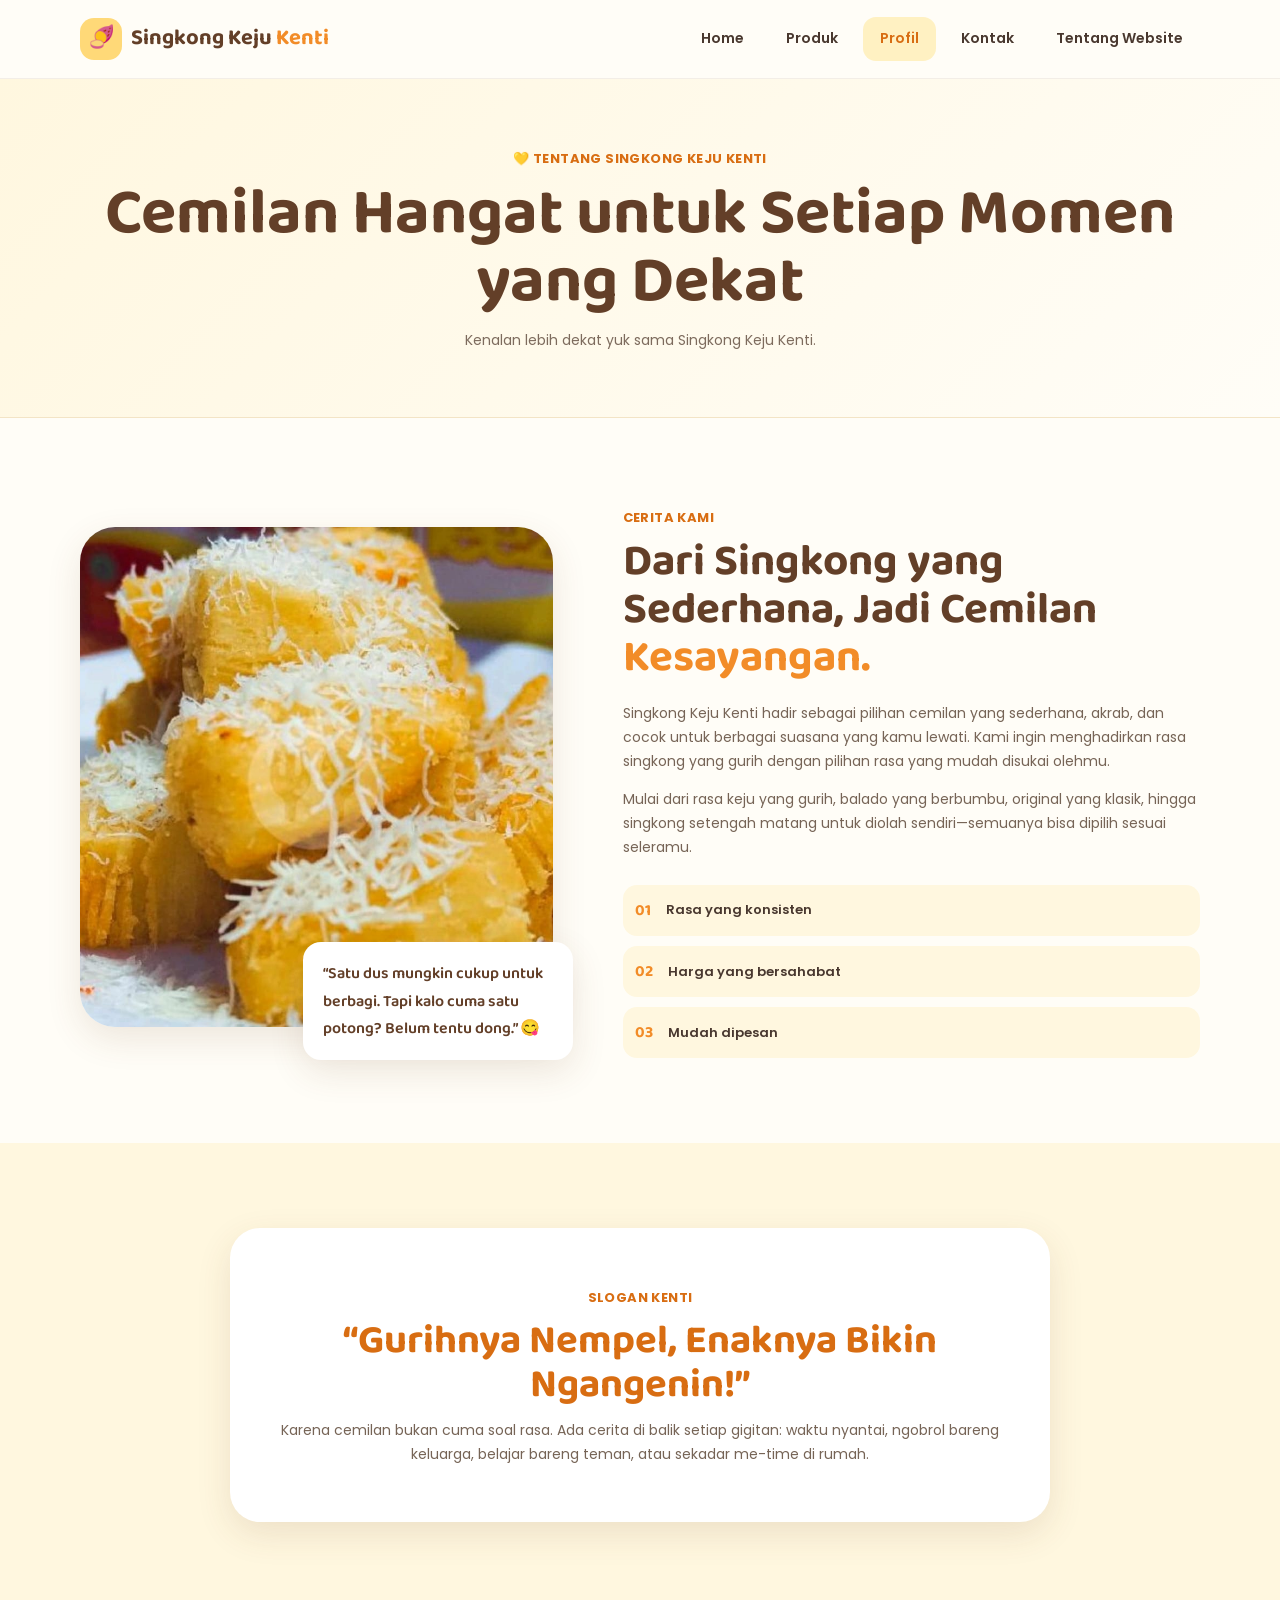
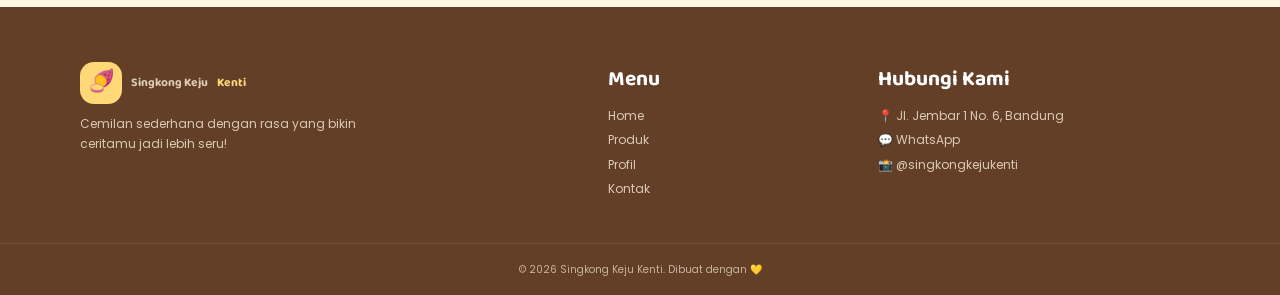
<file: profil.html>
<!DOCTYPE html>
<html lang="id">
<head>
    <meta charset="UTF-8">
    <meta name="viewport" content="width=device-width, initial-scale=1.0">
    <title>Profil | Singkong Keju Kenti</title>
    <link rel="preconnect" href="https://fonts.googleapis.com">
    <link rel="preconnect" href="https://fonts.gstatic.com" crossorigin>
    <link href="https://fonts.googleapis.com/css2?family=Baloo+2:wght@500;600;700;800&family=Poppins:wght@400;500;600;700&display=swap" rel="stylesheet">
    <link rel="stylesheet" href="style.css">
</head>
<body>
<header class="header">
    <div class="container nav-wrap">
        <a href="index.html" class="logo"><span class="logo-icon">🍠</span><span>Singkong Keju <b>Kenti</b></span></a>
        <button class="menu-toggle" onclick="toggleMenu()">☰</button>
        <nav id="navMenu">
            <a href="index.html">Home</a><a href="produk.html">Produk</a><a href="profil.html" class="active">Profil</a><a href="kontak.html">Kontak</a><a href="about-web.html">Tentang Website</a></nav>
    </div>
</header>

<section class="page-hero">
    <div class="container">
        <span class="eyebrow">💛 Tentang Singkong Keju Kenti</span>
        <h1>Cemilan Hangat untuk Setiap Momen yang Dekat</h1>
        <p>Kenalan lebih dekat yuk sama Singkong Keju Kenti.</p>
    </div>
</section>

<main>
    <section class="section about-section">
        <div class="container about-grid">
            <div class="about-image">
                <img src="images/singkongkeju.jpg" alt="Singkong Keju Kenti">
                <div class="quote-card">“Satu dus mungkin cukup untuk berbagi. Tapi kalo cuma satu potong? Belum tentu dong.” 😋</div>
            </div>
            <div class="about-text">
                <span class="eyebrow">Cerita Kami</span>
                <h2>Dari Singkong yang Sederhana, Jadi Cemilan <span>Kesayangan.</span></h2>
                <p>
                    Singkong Keju Kenti hadir sebagai pilihan cemilan yang sederhana,
                    akrab, dan cocok untuk berbagai suasana yang kamu lewati. Kami ingin menghadirkan
                    rasa singkong yang gurih dengan pilihan rasa yang mudah disukai olehmu.
                </p>
                <p>
                    Mulai dari rasa keju yang gurih, balado yang berbumbu, original yang
                    klasik, hingga singkong setengah matang untuk diolah sendiri—semuanya bisa
                    dipilih sesuai seleramu.
                </p>

                <div class="values">
                    <div><b>01</b><span>Rasa yang konsisten</span></div>
                    <div><b>02</b><span>Harga yang bersahabat</span></div>
                    <div><b>03</b><span>Mudah dipesan</span></div>
                </div>
            </div>
        </div>
    </section>

    <section class="section manifesto">
        <div class="container">
            <div class="manifesto-box">
                <span class="eyebrow">Slogan Kenti</span>
                <h2>“Gurihnya Nempel, Enaknya Bikin Ngangenin!”</h2>
                <p>
                    Karena cemilan bukan cuma soal rasa. Ada cerita di balik setiap
                    gigitan: waktu nyantai, ngobrol bareng keluarga, belajar bareng teman,
                    atau sekadar me-time di rumah.
                </p>
            </div>
        </div>
    </section>
</main>

<footer class="footer">
    <div class="container footer-grid">
        <div><a href="index.html" class="logo footer-logo"><span class="logo-icon">🍠</span> Singkong Keju <b>Kenti</b></a><p> Cemilan sederhana dengan rasa yang bikin ceritamu jadi lebih seru!</p></div>
        <div><h4>Menu</h4><a href="index.html">Home</a><a href="produk.html">Produk</a><a href="profil.html">Profil</a><a href="kontak.html">Kontak</a></div>
        <div><h4>Hubungi Kami</h4><p>📍 Jl. Jembar 1 No. 6, Bandung</p><a href="https://wa.me/6289661951290" target="_blank">💬 WhatsApp</a><a href="https://www.instagram.com/singkongkejukenti/" target="_blank">📸 @singkongkejukenti</a></div>
    </div>
    <div class="copyright">© 2026 Singkong Keju Kenti. Dibuat dengan 💛</div>
</footer>
<script src="script.js"></script>
</body>
</html>
</file>
<file: style.css>
:root {
    --orange: #f28c28;
    --orange-dark: #d86d12;
    --yellow: #ffd978;
    --cream: #fff7df;
    --cream-2: #fff1c2;
    --brown: #633f28;
    --text: #49382f;
    --white: #ffffff;
    --shadow: 0 12px 35px rgba(103, 65, 32, .12);
    --radius: 22px;
}

* { box-sizing: border-box; margin: 0; padding: 0; }

html { scroll-behavior: smooth; }

body {
    font-family: 'Poppins', sans-serif;
    color: var(--text);
    background: #fffdf7;
    line-height: 1.7;
}

a { color: inherit; text-decoration: none; }

.container { width: min(1120px, 90%); margin: auto; }

.header {
    position: sticky;
    top: 0;
    z-index: 100;
    background: rgba(255, 253, 247, .94);
    backdrop-filter: blur(12px);
    border-bottom: 1px solid rgba(99, 63, 40, .08);
}

.nav-wrap {
    min-height: 78px;
    display: flex;
    align-items: center;
    justify-content: space-between;
    gap: 30px;
}

.logo {
    display: inline-flex;
    align-items: center;
    gap: 9px;
    font-family: 'Baloo 2', cursive;
    font-size: 22px;
    font-weight: 700;
    color: var(--brown);
}

.logo b { color: var(--orange); }

.logo-icon {
    width: 42px;
    height: 42px;
    display: grid;
    place-items: center;
    background: var(--yellow);
    border-radius: 14px;
    font-size: 22px;
}

nav { display: flex; align-items: center; gap: 8px; }

nav a {
    padding: 10px 17px;
    border-radius: 13px;
    font-size: 14px;
    font-weight: 600;
    transition: .25s;
}

nav a.active {
    background: var(--cream-2);
    color: var(--orange-dark);
}

.menu-toggle {
    display: none;
    border: 0;
    background: var(--cream-2);
    color: var(--brown);
    font-size: 24px;
    padding: 7px 12px;
    border-radius: 12px;
    cursor: pointer;
}

.hero {
    overflow: hidden;
    background:
        radial-gradient(circle at 85% 20%, rgba(255,217,120,.7), transparent 25%),
        linear-gradient(135deg, #fff7df 0%, #fffdf7 58%, #ffeab1 100%);
    padding: 72px 0 85px;
}

.hero-content {
    display: grid;
    grid-template-columns: 1.05fr .95fr;
    align-items: center;
    gap: 45px;
}

.eyebrow {
    display: inline-block;
    color: var(--orange-dark);
    font-size: 13px;
    font-weight: 700;
    letter-spacing: .4px;
    text-transform: uppercase;
    margin-bottom: 10px;
}

.hero h1, .page-hero h1, h2, h3 {
    font-family: 'Baloo 2', cursive;
}

.hero h1 {
    font-size: clamp(46px, 6vw, 76px);
    line-height: .98;
    color: var(--brown);
    margin-bottom: 22px;
    font-weight: 800;
}

.hero h1 span, h2 span { color: var(--orange); }

.hero-text > p {
    max-width: 620px;
    font-size: 16px;
    color: #715e50;
    margin-bottom: 28px;
}

.hero-buttons { display: flex; flex-wrap: wrap; gap: 12px; }

.btn {
    display: inline-flex;
    align-items: center;
    justify-content: center;
    gap: 8px;
    padding: 13px 22px;
    border-radius: 14px;
    font-size: 14px;
    font-weight: 700;
    transition: .25s;
}

.btn-primary {
    color: white;
    background: var(--orange);
    box-shadow: 0 8px 20px rgba(242,140,40,.24);
}

.btn-primary:hover { transform: translateY(-2px); background: var(--orange-dark); }

.btn-outline {
    border: 2px solid #efc66a;
    color: var(--brown);
    background: rgba(255,255,255,.55);
}

.btn-outline:hover { background: white; }

.btn-light { background: white; color: var(--orange-dark); }

.mini-info {
    display: flex;
    gap: 30px;
    margin-top: 34px;
}

.mini-info div { display: flex; flex-direction: column; }
.mini-info strong { font-family: 'Baloo 2'; font-size: 22px; color: var(--brown); line-height: 1; }
.mini-info span { font-size: 11px; color: #8a7567; }

.hero-image {
    position: relative;
    min-height: 480px;
    display: grid;
    place-items: center;
}

.hero-image .blob {
    position: absolute;
    width: 430px;
    height: 430px;
    background: var(--yellow);
    border-radius: 42% 58% 61% 39% / 48% 40% 60% 52%;
    transform: rotate(-12deg);
    opacity: .75;
}

.hero-image img {
    position: relative;
    width: min(430px, 90%);
    height: 430px;
    object-fit: cover;
    border-radius: 46% 54% 42% 58% / 50% 42% 58% 50%;
    box-shadow: 0 24px 45px rgba(91,57,27,.2);
    border: 8px solid white;
}

.floating-card {
    position: absolute;
    right: 4%;
    bottom: 45px;
    background: white;
    padding: 13px 18px;
    border-radius: 17px;
    box-shadow: var(--shadow);
    display: flex;
    align-items: center;
    gap: 10px;
}

.floating-card > span { font-size: 25px; }
.floating-card b, .floating-card small { display: block; }
.floating-card b { font-size: 13px; }
.floating-card small { font-size: 10px; color: #927b69; }

.section { padding: 85px 0; }

.intro { background: white; }

.section-heading { text-align: center; max-width: 650px; margin: 0 auto 45px; }
.section-heading h2, .heading-row h2 { font-size: 42px; line-height: 1.1; color: var(--brown); margin-bottom: 12px; }
.section-heading p { color: #7d6b5d; font-size: 14px; }

.features {
    display: grid;
    grid-template-columns: repeat(3, 1fr);
    gap: 22px;
}

.feature-card {
    padding: 30px;
    border: 1px solid #f4e3bc;
    border-radius: var(--radius);
    background: #fffdf8;
    transition: .25s;
}

.feature-card:hover { transform: translateY(-5px); box-shadow: var(--shadow); }
.feature-icon {
    width: 54px; height: 54px; display: grid; place-items: center;
    background: var(--cream-2); border-radius: 17px; font-size: 25px; margin-bottom: 18px;
}
.feature-card h3 { font-size: 24px; margin-bottom: 7px; color: var(--brown); }
.feature-card p { font-size: 13px; color: #7d6b5d; }

.products-preview { background: var(--cream); }

.heading-row {
    display: flex;
    justify-content: space-between;
    align-items: end;
    margin-bottom: 35px;
    gap: 20px;
}

.heading-row h2 { margin: 0; }

.text-link { color: var(--orange-dark); font-size: 13px; font-weight: 700; }

.product-grid {
    display: grid;
    grid-template-columns: repeat(3, 1fr);
    gap: 24px;
}

.product-grid-full { grid-template-columns: repeat(2, 1fr); }

.product-card {
    overflow: hidden;
    background: white;
    border: 1px solid #f1dfb9;
    border-radius: var(--radius);
    box-shadow: 0 8px 24px rgba(100,64,35,.06);
    transition: .25s;
}

.product-card:hover { transform: translateY(-5px); box-shadow: var(--shadow); }

.product-image { height: 240px; overflow: hidden; background: var(--cream-2); }
.product-image img { width: 100%; height: 100%; object-fit: cover; display: block; }
.product-body { padding: 22px; }
.product-body h3, .product-body h2 { color: var(--brown); }
.product-body h3 { font-size: 25px; margin: 5px 0; }
.product-body h2 { font-size: 31px; line-height: 1.1; margin: 5px 0 8px; }
.product-body p { color: #806e60; font-size: 13px; margin-bottom: 14px; }

.tag {
    display: inline-block;
    padding: 5px 9px;
    border-radius: 8px;
    background: #ffe5a2;
    color: #9b6715;
    font-size: 9px;
    font-weight: 800;
}
.tag.orange { background: #ffe0c0; color: #bd5e0d; }
.tag.yellow { background: #fff0b9; color: #917012; }

.price { color: var(--orange-dark); font-family: 'Baloo 2'; font-size: 24px; }
.price small { font-family: 'Poppins'; color: #917d6e; font-size: 10px; font-weight: 500; }

.cta-section { padding: 25px 0 85px; background: var(--cream); }

.cta-box {
    background: linear-gradient(110deg, var(--orange), #f5a53d);
    color: white;
    border-radius: 28px;
    padding: 42px 50px;
    display: flex;
    justify-content: space-between;
    align-items: center;
    gap: 25px;
    box-shadow: 0 15px 35px rgba(242,140,40,.2);
}

.cta-box .eyebrow { color: #fff4d4; }
.cta-box h2 { font-size: 38px; line-height: 1.05; margin-bottom: 5px; }
.cta-box p { opacity: .9; font-size: 13px; }

.page-hero {
    background: linear-gradient(135deg, var(--cream), #fffdf7);
    text-align: center;
    padding: 65px 0;
    border-bottom: 1px solid #f3e4c6;
}

.page-hero h1 { font-size: clamp(42px, 6vw, 65px); color: var(--brown); line-height: 1.05; }
.page-hero p { max-width: 650px; margin: 12px auto 0; color: #7d6b5d; font-size: 14px; }

.product-card.big .product-image { height: 330px; }
.price-list {
    display: flex;
    gap: 10px;
    margin: 10px 0 17px;
}
.price-list span {
    flex: 1;
    padding: 9px 11px;
    border-radius: 12px;
    background: var(--cream);
    font-size: 11px;
}
.price-list b { display: block; color: var(--orange-dark); font-size: 17px; }
.full-btn { width: 100%; }

.combo-box {
    margin-top: 28px;
    padding: 25px 30px;
    border-radius: var(--radius);
    background: linear-gradient(100deg, #fff0b7, #ffe3a0);
    display: grid;
    grid-template-columns: auto 1fr auto;
    align-items: center;
    gap: 22px;
}
.combo-icon { font-size: 42px; }
.combo-box h2 { color: var(--brown); font-size: 30px; line-height: 1.1; }
.combo-box p { font-size: 12px; color: #77624f; }
.combo-box > strong { font-family: 'Baloo 2'; font-size: 34px; color: var(--orange-dark); }

.about-grid { display: grid; grid-template-columns: .9fr 1.1fr; gap: 70px; align-items: center; }
.about-image { position: relative; }
.about-image img { width: 100%; height: 500px; object-fit: cover; border-radius: 35px; box-shadow: var(--shadow); }
.quote-card {
    position: absolute;
    bottom: -25px;
    right: -20px;
    max-width: 270px;
    background: white;
    padding: 18px 20px;
    border-radius: 18px;
    box-shadow: var(--shadow);
    font-family: 'Baloo 2';
    font-weight: 600;
    color: var(--brown);
}
.about-text h2 { font-size: 44px; line-height: 1.08; color: var(--brown); margin-bottom: 20px; }
.about-text p { color: #766456; font-size: 14px; margin-bottom: 15px; }

.values { margin-top: 25px; display: grid; gap: 10px; }
.values div { display: flex; align-items: center; gap: 15px; padding: 12px; border-radius: 14px; background: var(--cream); }
.values b { color: var(--orange); font-family: 'Baloo 2'; }
.values span { font-size: 13px; font-weight: 600; }

.manifesto { background: var(--cream); }
.manifesto-box {
    max-width: 820px; margin: auto; text-align: center; padding: 55px 35px;
    background: white; border-radius: 30px; box-shadow: var(--shadow);
}
.manifesto-box h2 { color: var(--orange-dark); font-size: 40px; line-height: 1.1; margin-bottom: 12px; }
.manifesto-box p { color: #766456; font-size: 14px; }

.contact-grid { display: grid; grid-template-columns: 1.25fr .75fr; gap: 25px; }
.contact-main { display: grid; gap: 22px; }
.contact-card, .side-card {
    background: white; border: 1px solid #f0dfbd; border-radius: var(--radius); padding: 30px;
    box-shadow: 0 8px 24px rgba(100,64,35,.05);
}
.contact-card h2 { font-size: 32px; line-height: 1.1; color: var(--brown); margin-bottom: 9px; }
.contact-card > p { color: #7c6b5e; font-size: 13px; margin-bottom: 22px; }

.order-buttons { display: grid; gap: 11px; }
.order-btn {
    display: grid;
    grid-template-columns: auto 1fr auto;
    align-items: center;
    gap: 14px;
    padding: 15px;
    border-radius: 15px;
    background: var(--cream);
    border: 1px solid #f0dfbd;
    transition: .25s;
}
.order-btn:hover { transform: translateX(4px); background: #fff0bd; }
.order-btn > span:first-child { font-size: 25px; }
.order-btn b, .order-btn small { display: block; }
.order-btn b { font-size: 14px; color: var(--brown); }
.order-btn small { font-size: 10px; color: #927e6e; }
.order-btn > span:last-child { color: var(--orange); font-size: 20px; }
.whatsapp-card { background: linear-gradient(135deg, #fff5d0, #fff); }

.contact-side { display: grid; align-content: start; gap: 16px; }
.side-card { padding: 23px; }
.side-icon { font-size: 28px; margin-bottom: 8px; }
.side-card h3 { font-size: 24px; color: var(--brown); }
.side-card p { color: #7c6b5e; font-size: 12px; margin: 5px 0 10px; }

.footer {
    background: var(--brown);
    color: #f9ecd8;
    padding-top: 55px;
}
.footer-grid { display: grid; grid-template-columns: 1.5fr .7fr 1fr; gap: 45px; padding-bottom: 40px; }
.footer-logo { color: white; margin-bottom: 10px; }
.footer-logo b { color: var(--yellow); }
.footer p, .footer a { color: #dccab5; font-size: 12px; }
.footer-grid > div:first-child p { max-width: 300px; }
.footer h4 { color: white; font-family: 'Baloo 2'; font-size: 21px; margin-bottom: 8px; }
.footer-grid > div:not(:first-child) a { display: block; margin: 4px 0; }
.footer a:hover { color: var(--yellow); }
.copyright {
    text-align: center; border-top: 1px solid rgba(255,255,255,.1);
    padding: 17px; color: #c9b49d; font-size: 10px;
}

@media (max-width: 850px) {
    .hero-content, .about-grid, .contact-grid { grid-template-columns: 1fr; }
    .hero { padding-top: 50px; }
    .hero-image { min-height: 400px; order: -1; }
    .hero-image img { height: 350px; }
    .hero-image .blob { width: 350px; height: 350px; }
    .features, .product-grid, .product-grid-full { grid-template-columns: 1fr 1fr; }
    .footer-grid { grid-template-columns: 1fr 1fr; }
    .about-grid { gap: 40px; }
}

@media (max-width: 620px) {
    .nav-wrap { min-height: 68px; }
    .logo { font-size: 18px; }
    .logo-icon { width: 36px; height: 36px; }
    .menu-toggle { display: block; }
    nav {
        display: none;
        position: absolute;
        top: 68px;
        left: 5%;
        right: 5%;
        padding: 10px;
        background: white;
        border-radius: 16px;
        box-shadow: var(--shadow);
        flex-direction: column;
        align-items: stretch;
    }
    nav.show { display: flex; }
    nav a { text-align: center; }
    .hero h1 { font-size: 49px; }
    .hero-image { min-height: 330px; }
    .hero-image img { height: 290px; }
    .hero-image .blob { width: 290px; height: 290px; }
    .floating-card { right: 0; bottom: 10px; }
    .mini-info { gap: 20px; }
    .section { padding: 60px 0; }
    .section-heading h2, .heading-row h2, .about-text h2 { font-size: 35px; }
    .features, .product-grid, .product-grid-full, .footer-grid { grid-template-columns: 1fr; }
    .heading-row { align-items: start; flex-direction: column; }
    .cta-box { padding: 32px 25px; flex-direction: column; align-items: start; }
    .cta-box h2 { font-size: 31px; }
    .product-card.big .product-image { height: 270px; }
    .combo-box { grid-template-columns: auto 1fr; }
    .combo-box > strong { grid-column: 2; }
    .about-image img { height: 350px; }
    .quote-card { right: 0; }
    .page-hero { padding: 50px 0; }
    .page-hero h1 { font-size: 44px; }
}

.form-pemesanan {
    background: #fff8e8;
    padding: 25px;
    border-radius: 15px;
    max-width: 650px;
    margin: 30px auto;
}

.form-pemesanan h2 {
    color: #d97706;
    text-align: center;
}

.form-pemesanan p {
    text-align: center;
    margin-bottom: 20px;
}

.form-pemesanan label {
    display: block;
    margin-top: 15px;
    font-weight: bold;
}

.form-pemesanan input,
.form-pemesanan select,
.form-pemesanan textarea {
    width: 100%;
    padding: 12px;
    margin-top: 7px;
    border: 1px solid #e8c98b;
    border-radius: 8px;
    box-sizing: border-box;
    font-family: inherit;
}

.form-pemesanan textarea {
    min-height: 90px;
    resize: vertical;
}

.form-pemesanan button {
    padding: 12px 18px;
    margin-top: 18px;
    margin-right: 8px;
    border: none;
    border-radius: 8px;
    background: #e99a32;
    color: white;
    cursor: pointer;
}

.form-pemesanan button:hover {
    background: #c87919;
}
</file>
